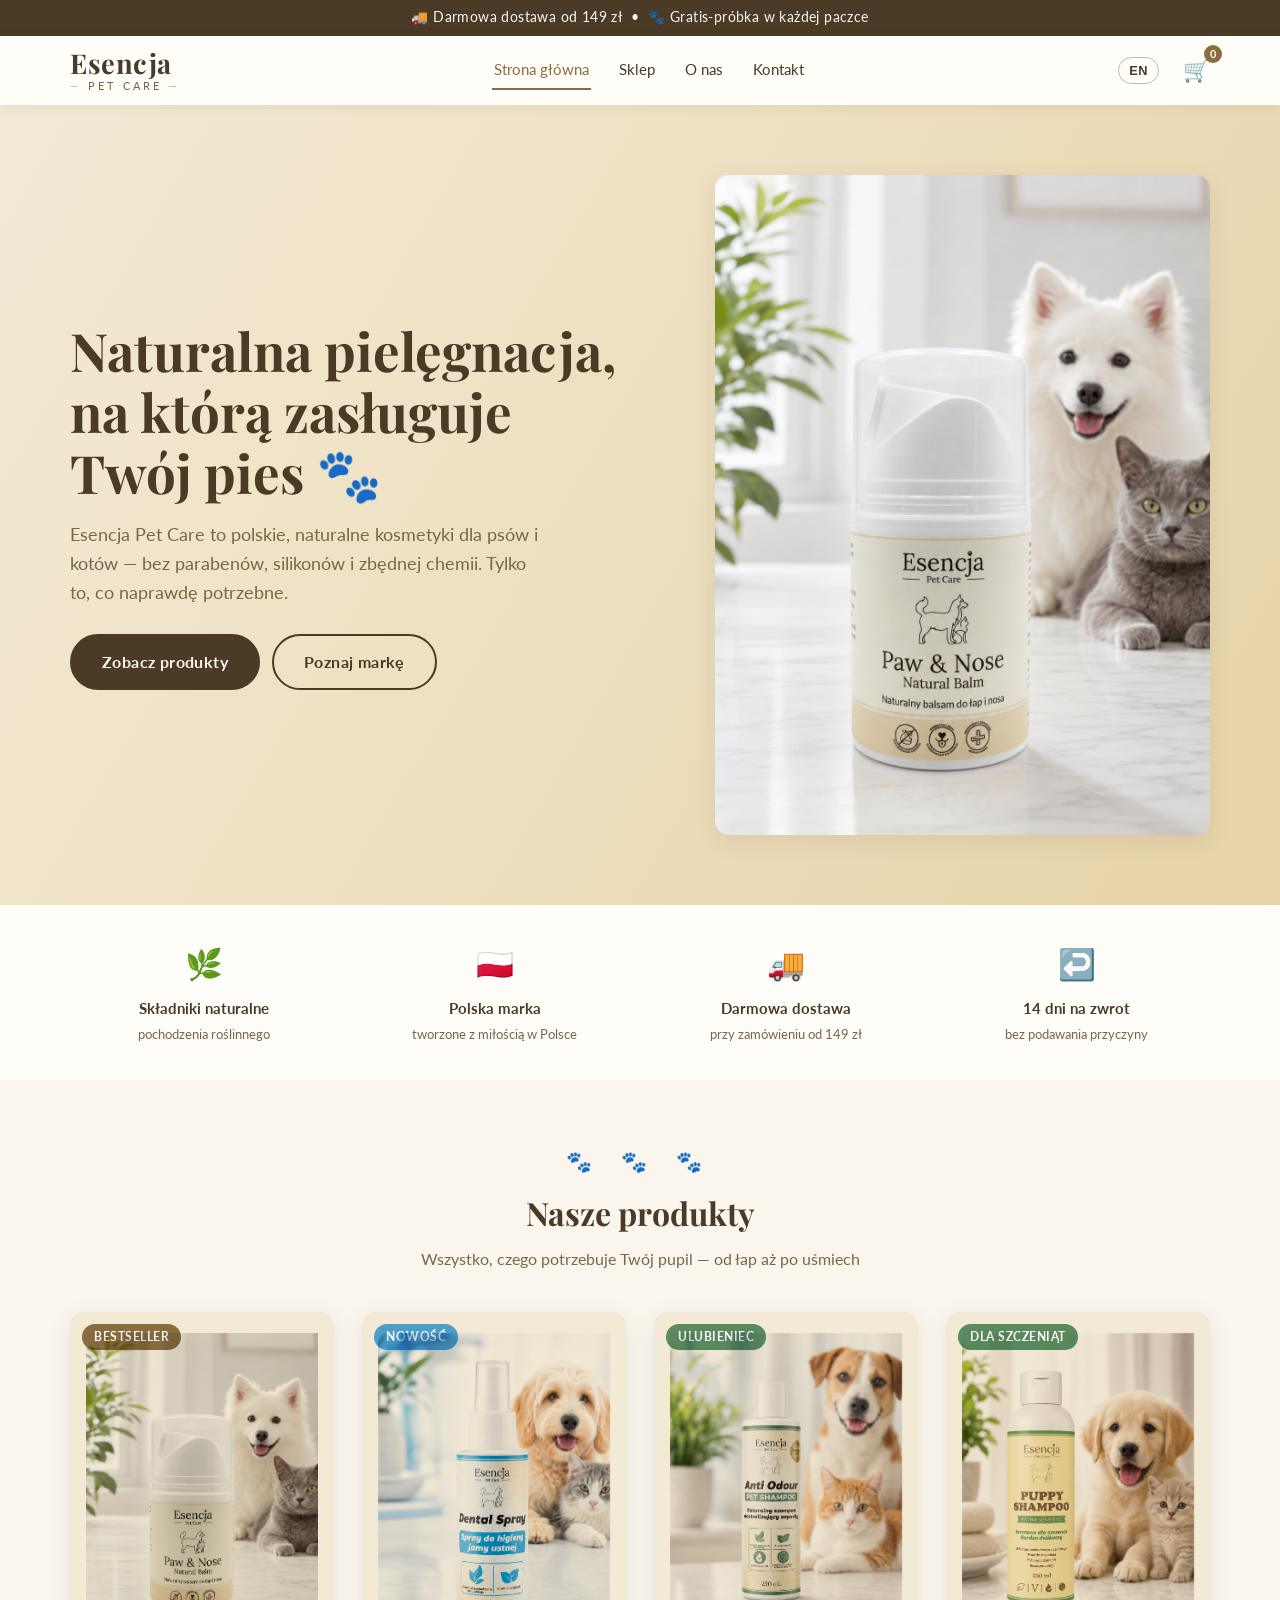
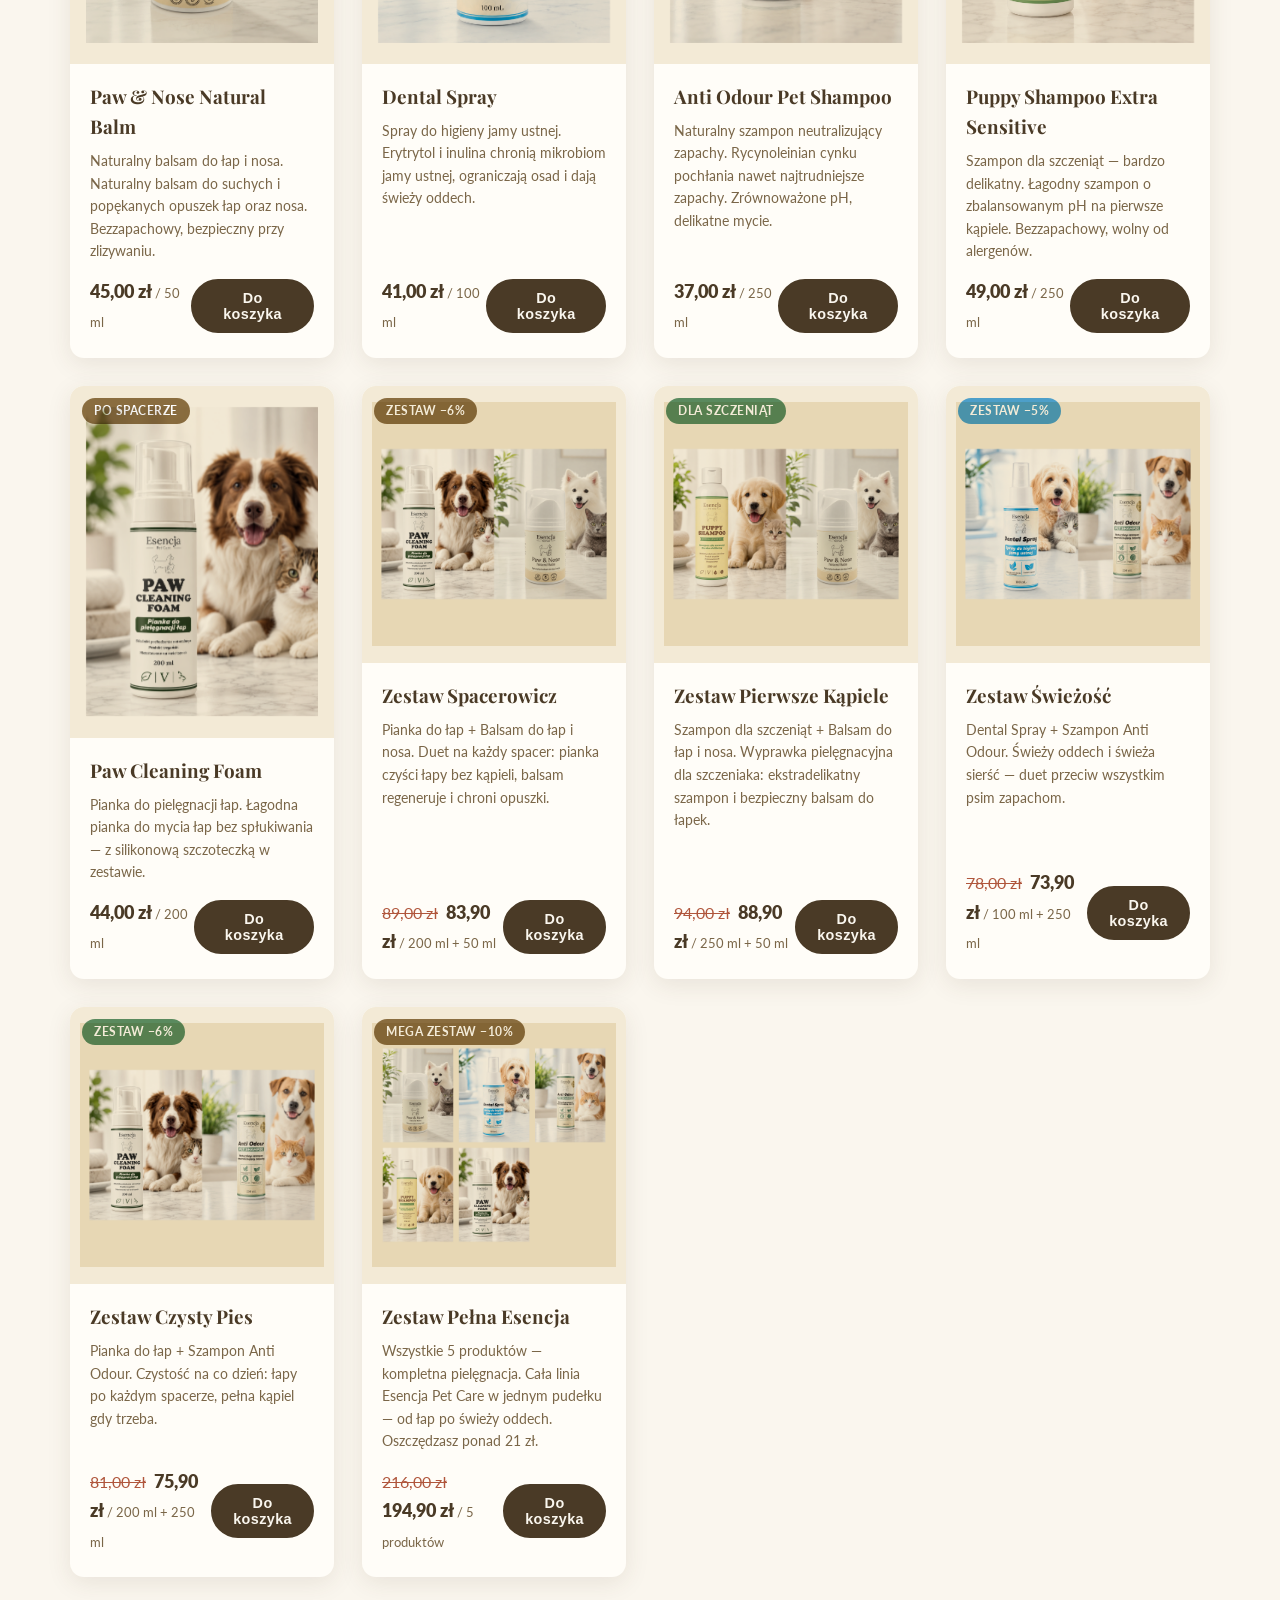
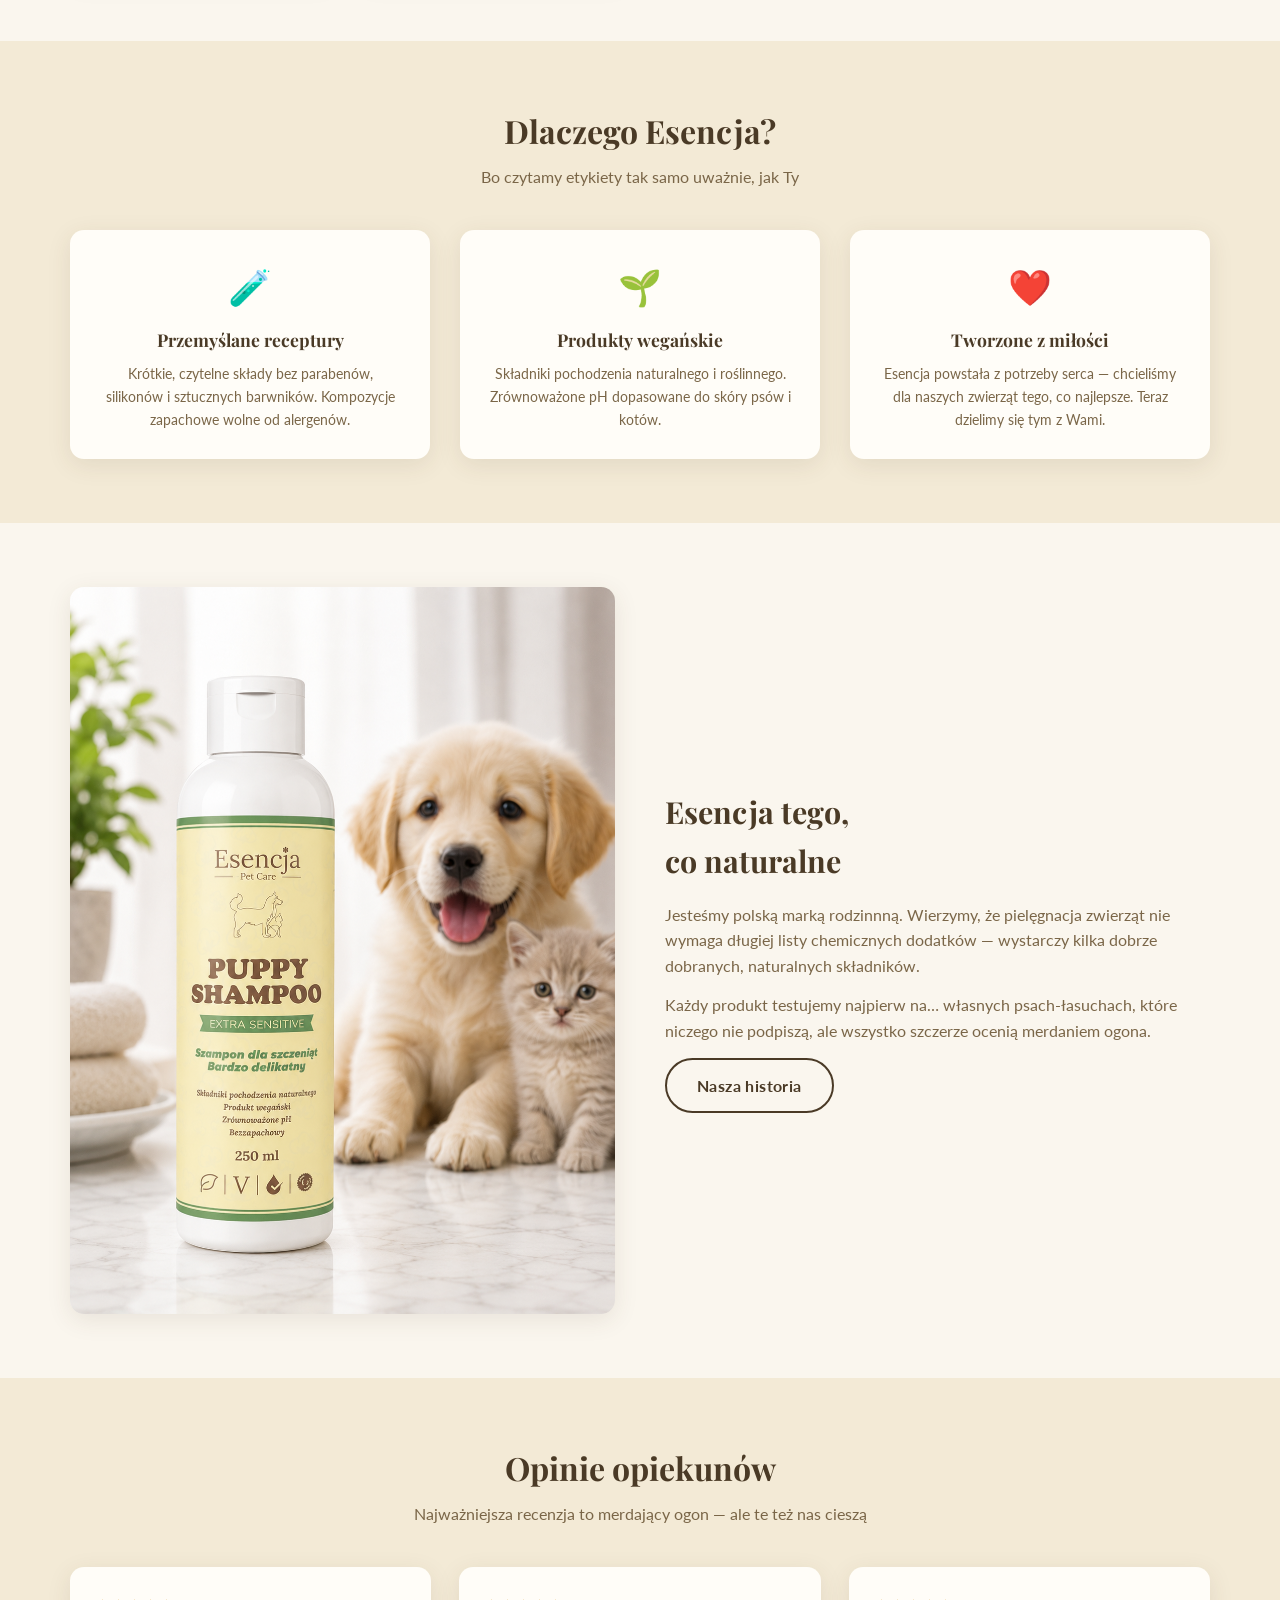
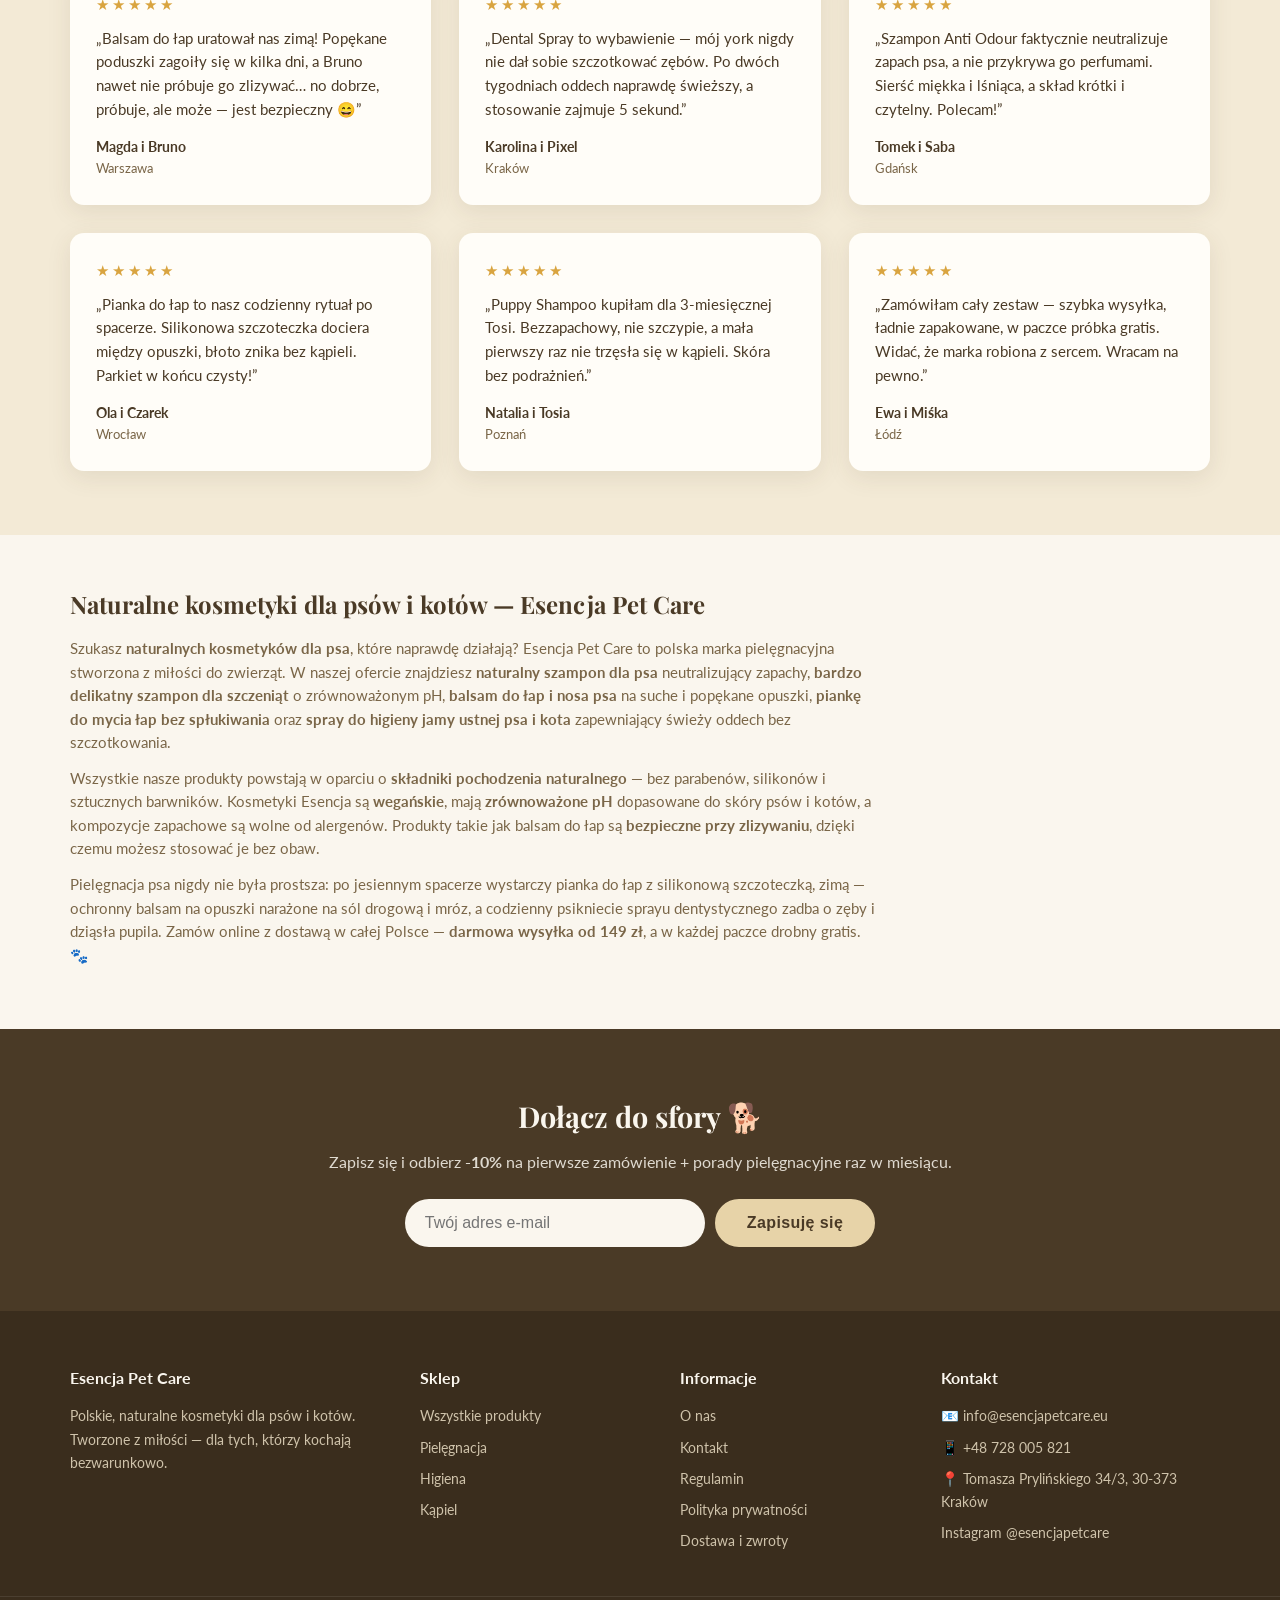
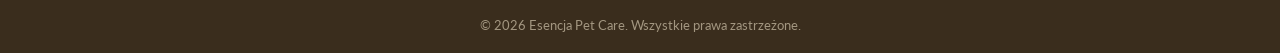
<file: index.html>
<!DOCTYPE html>
<html lang="pl">
<head>
<!-- DEPLOY-CHECK: GitHub Pages aktywne 2026-06-15 (v3 katalog) -->
<meta charset="UTF-8">
<meta name="viewport" content="width=device-width, initial-scale=1">
<meta name="google-site-verification" content="Dk_R7GEIMdOLpu7vlA1B4ItabWfff6BlCEo6sjmCXrc" />
<title>Esencja Pet Care — Naturalne kosmetyki dla psów i kotów</title>
<meta name="description" content="Polska marka naturalnych kosmetyków dla psów i kotów. Balsam do łap i nosa, spray dentystyczny, szampon neutralizujący zapachy. Składniki pochodzenia naturalnego.">
<meta name="robots" content="index, follow">
<link rel="canonical" href="https://www.esencjapetcare.eu/">
<meta property="og:type" content="website">
<meta property="og:locale" content="pl_PL">
<meta property="og:site_name" content="Esencja Pet Care">
<meta property="og:title" content="Esencja Pet Care — Naturalne kosmetyki dla psów i kotów">
<meta property="og:description" content="Polska marka naturalnych kosmetyków dla psów i kotów. Balsam do łap i nosa, spray dentystyczny, szampon neutralizujący zapachy.">
<meta property="og:url" content="https://www.esencjapetcare.eu/">
<meta property="og:image" content="https://www.esencjapetcare.eu/assets/img/hero.png">
<meta name="twitter:card" content="summary_large_image">
<link rel="preconnect" href="https://fonts.googleapis.com">
<link href="https://fonts.googleapis.com/css2?family=Playfair+Display:wght@600;700&family=Lato:wght@400;700;800&display=swap" rel="stylesheet">
<link rel="stylesheet" href="css/style.css">
</head>
<body>

<div class="topbar">🚚 Darmowa dostawa od 149 zł &nbsp;•&nbsp; 🐾 Gratis-próbka w każdej paczce</div>

<header class="site">
  <div class="nav">
    <a href="index.html" class="logo">
      <span class="name">Esencja</span>
      <span class="sub">Pet Care</span>
    </a>
    <nav class="menu">
      <a href="index.html" class="active">Strona główna</a>
      <a href="sklep.html">Sklep</a>
      <a href="o-nas.html">O nas</a>
      <a href="kontakt.html">Kontakt</a>
    </nav>
    <div class="nav-actions">
      <a href="koszyk.html" class="cart-btn" aria-label="Koszyk">🛒<span class="cart-count">0</span></a>
      <button class="burger" aria-label="Menu">☰</button>
    </div>
  </div>
</header>

<section class="hero" style="padding:0">
  <div class="hero-inner">
    <div>
      <h1>Naturalna pielęgnacja,<br>na którą zasługuje<br>Twój pies 🐾</h1>
      <p class="lead">Esencja Pet Care to polskie, naturalne kosmetyki dla psów i kotów — bez parabenów, silikonów i zbędnej chemii. Tylko to, co naprawdę potrzebne.</p>
      <a href="sklep.html" class="btn">Zobacz produkty</a>
      &nbsp;&nbsp;<a href="o-nas.html" class="btn ghost">Poznaj markę</a>
    </div>
    <img src="assets/img/hero.png" alt="Produkty Esencja Pet Care" class="hero-img"
         onerror="this.onerror=null;this.src='assets/img/hero.svg'">
  </div>
</section>

<div class="trust">
  <div class="trust-grid">
    <div class="trust-item"><div class="ico">🌿</div><b>Składniki naturalne</b><span>pochodzenia roślinnego</span></div>
    <div class="trust-item"><div class="ico">🇵🇱</div><b>Polska marka</b><span>tworzone z miłością w Polsce</span></div>
    <div class="trust-item"><div class="ico">🚚</div><b>Darmowa dostawa</b><span>przy zamówieniu od 149 zł</span></div>
    <div class="trust-item"><div class="ico">↩️</div><b>14 dni na zwrot</b><span>bez podawania przyczyny</span></div>
  </div>
</div>

<section>
  <div class="container">
    <div class="paw-divider">🐾 🐾 🐾</div>
    <h2 class="sec-title">Nasze produkty</h2>
    <p class="sec-sub">Wszystko, czego potrzebuje Twój pupil — od łap aż po uśmiech</p>
    <div class="grid" id="home-grid"></div>
  </div>
</section>

<section class="why">
  <div class="container">
    <h2 class="sec-title">Dlaczego Esencja?</h2>
    <p class="sec-sub">Bo czytamy etykiety tak samo uważnie, jak Ty</p>
    <div class="why-grid">
      <div class="why-item">
        <div class="ico">🧪</div>
        <h3>Przemyślane receptury</h3>
        <p>Krótkie, czytelne składy bez parabenów, silikonów i sztucznych barwników. Kompozycje zapachowe wolne od alergenów.</p>
      </div>
      <div class="why-item">
        <div class="ico">🌱</div>
        <h3>Produkty wegańskie</h3>
        <p>Składniki pochodzenia naturalnego i roślinnego. Zrównoważone pH dopasowane do skóry psów i kotów.</p>
      </div>
      <div class="why-item">
        <div class="ico">❤️</div>
        <h3>Tworzone z miłości</h3>
        <p>Esencja powstała z potrzeby serca — chcieliśmy dla naszych zwierząt tego, co najlepsze. Teraz dzielimy się tym z Wami.</p>
      </div>
    </div>
  </div>
</section>

<section>
  <div class="container about-grid">
    <img src="assets/img/about.png" alt="O marce Esencja Pet Care"
         onerror="this.onerror=null;this.src='assets/img/hero.svg'">
    <div>
      <h2>Esencja tego,<br>co naturalne</h2>
      <p>Jesteśmy polską marką rodzinnną. Wierzymy, że pielęgnacja zwierząt nie wymaga długiej listy chemicznych dodatków — wystarczy kilka dobrze dobranych, naturalnych składników.</p>
      <p>Każdy produkt testujemy najpierw na… własnych psach-łasuchach, które niczego nie podpiszą, ale wszystko szczerze ocenią merdaniem ogona.</p>
      <a href="o-nas.html" class="btn ghost">Nasza historia</a>
    </div>
  </div>
</section>

<section class="reviews">
  <div class="container">
    <h2 class="sec-title">Opinie opiekunów</h2>
    <p class="sec-sub">Najważniejsza recenzja to merdający ogon — ale te też nas cieszą</p>
    <div class="rev-grid">
      <div class="rev">
        <div class="stars">★★★★★</div>
        „Balsam do łap uratował nas zimą! Popękane poduszki zagoiły się w kilka dni, a Bruno nawet nie próbuje go zlizywać… no dobrze, próbuje, ale może — jest bezpieczny 😄”
        <div class="who">Magda i Bruno <span>Warszawa</span></div>
      </div>
      <div class="rev">
        <div class="stars">★★★★★</div>
        „Dental Spray to wybawienie — mój york nigdy nie dał sobie szczotkować zębów. Po dwóch tygodniach oddech naprawdę świeższy, a stosowanie zajmuje 5 sekund.”
        <div class="who">Karolina i Pixel <span>Kraków</span></div>
      </div>
      <div class="rev">
        <div class="stars">★★★★★</div>
        „Szampon Anti Odour faktycznie neutralizuje zapach psa, a nie przykrywa go perfumami. Sierść miękka i lśniąca, a skład krótki i czytelny. Polecam!”
        <div class="who">Tomek i Saba <span>Gdańsk</span></div>
      </div>
      <div class="rev">
        <div class="stars">★★★★★</div>
        „Pianka do łap to nasz codzienny rytuał po spacerze. Silikonowa szczoteczka dociera między opuszki, błoto znika bez kąpieli. Parkiet w końcu czysty!”
        <div class="who">Ola i Czarek <span>Wrocław</span></div>
      </div>
      <div class="rev">
        <div class="stars">★★★★★</div>
        „Puppy Shampoo kupiłam dla 3-miesięcznej Tosi. Bezzapachowy, nie szczypie, a mała pierwszy raz nie trzęsła się w kąpieli. Skóra bez podrażnień.”
        <div class="who">Natalia i Tosia <span>Poznań</span></div>
      </div>
      <div class="rev">
        <div class="stars">★★★★★</div>
        „Zamówiłam cały zestaw — szybka wysyłka, ładnie zapakowane, w paczce próbka gratis. Widać, że marka robiona z sercem. Wracam na pewno.”
        <div class="who">Ewa i Miśka <span>Łódź</span></div>
      </div>
    </div>
  </div>
</section>

<section class="seo-text">
  <div class="container">
    <h2 class="serif" style="font-size:1.5rem;margin-bottom:14px">Naturalne kosmetyki dla psów i kotów — Esencja Pet Care</h2>
    <p>Szukasz <b>naturalnych kosmetyków dla psa</b>, które naprawdę działają? Esencja Pet Care to polska marka pielęgnacyjna stworzona z miłości do zwierząt. W naszej ofercie znajdziesz <b>naturalny szampon dla psa</b> neutralizujący zapachy, <b>bardzo delikatny szampon dla szczeniąt</b> o zrównoważonym pH, <b>balsam do łap i nosa psa</b> na suche i popękane opuszki, <b>piankę do mycia łap bez spłukiwania</b> oraz <b>spray do higieny jamy ustnej psa i kota</b> zapewniający świeży oddech bez szczotkowania.</p>
    <p>Wszystkie nasze produkty powstają w oparciu o <b>składniki pochodzenia naturalnego</b> — bez parabenów, silikonów i sztucznych barwników. Kosmetyki Esencja są <b>wegańskie</b>, mają <b>zrównoważone pH</b> dopasowane do skóry psów i kotów, a kompozycje zapachowe są wolne od alergenów. Produkty takie jak balsam do łap są <b>bezpieczne przy zlizywaniu</b>, dzięki czemu możesz stosować je bez obaw.</p>
    <p>Pielęgnacja psa nigdy nie była prostsza: po jesiennym spacerze wystarczy pianka do łap z silikonową szczoteczką, zimą — ochronny balsam na opuszki narażone na sól drogową i mróz, a codzienny psikniecie sprayu dentystycznego zadba o zęby i dziąsła pupila. Zamów online z dostawą w całej Polsce — <b>darmowa wysyłka od 149 zł</b>, a w każdej paczce drobny gratis. 🐾</p>
  </div>
</section>

<section class="newsletter">
  <div class="container">
    <h2>Dołącz do sfory 🐕</h2>
    <p>Zapisz się i odbierz <b>-10%</b> na pierwsze zamówienie + porady pielęgnacyjne raz w miesiącu.</p>
    <form class="nl-form" id="nl-form">
      <input type="email" name="email" placeholder="Twój adres e-mail" required>
      <button class="btn" type="submit">Zapisuję się</button>
    </form>
  </div>
</section>

<footer>
  <div class="foot-grid">
    <div>
      <h4>Esencja Pet Care</h4>
      <p>Polskie, naturalne kosmetyki dla psów i kotów. Tworzone z miłości — dla tych, którzy kochają bezwarunkowo.</p>
    </div>
    <div>
      <h4>Sklep</h4>
      <ul>
        <li><a href="sklep.html">Wszystkie produkty</a></li>
        <li><a href="sklep.html#pielegnacja">Pielęgnacja</a></li>
        <li><a href="sklep.html#higiena">Higiena</a></li>
        <li><a href="sklep.html#kapiel">Kąpiel</a></li>
      </ul>
    </div>
    <div>
      <h4>Informacje</h4>
      <ul>
        <li><a href="o-nas.html">O nas</a></li>
        <li><a href="kontakt.html">Kontakt</a></li>
        <li><a href="regulamin.html">Regulamin</a></li>
        <li><a href="polityka-prywatnosci.html">Polityka prywatności</a></li>
        <li><a href="regulamin.html#dostawa">Dostawa i zwroty</a></li>
      </ul>
    </div>
    <div>
      <h4>Kontakt</h4>
      <ul>
        <li>📧 info@esencjapetcare.eu</li>
        <li>📱 +48 728 005 821</li>
        <li>📍 Tomasza Prylińskiego 34/3, 30-373 Kraków</li>
        <li><a href="https://www.instagram.com/esencjapetcare" target="_blank" rel="noopener">Instagram @esencjapetcare</a></li>
      </ul>
    </div>
  </div>
  <div class="foot-bottom">© 2026 Esencja Pet Care. Wszystkie prawa zastrzeżone.</div>
</footer>

<script src="js/products.js"></script>
<script src="js/app.js"></script>
<script>renderGrid("home-grid", PRODUCTS);</script>
<script>
document.getElementById("nl-form").addEventListener("submit", async (e)=>{
  e.preventDefault();
  const form=e.target; if(!form.reportValidity()) return;
  const email=(form.querySelector('input[type=email]').value||'').trim();
  try{
    const res=await fetch("https://formsubmit.co/ajax/agathamwangemi06@gmail.com",{method:"POST",headers:{"Content-Type":"application/json","Accept":"application/json"},body:JSON.stringify({_subject:"Nowy zapis do newslettera — Esencja Pet Care",_template:"table",_captcha:"false","Newsletter":email,email:email})});
    const out=await res.json();
    if(!res.ok || !(out.success===true||out.success==="true")) throw new Error("x");
    form.reset(); toast(T("Dziękujemy za zapis! 🐾","Thanks for subscribing! 🐾"));
  }catch(err){ toast(T("Nie udało się zapisać 😿","Could not subscribe 😿")); }
});
</script>
</body>
</html>
</file>
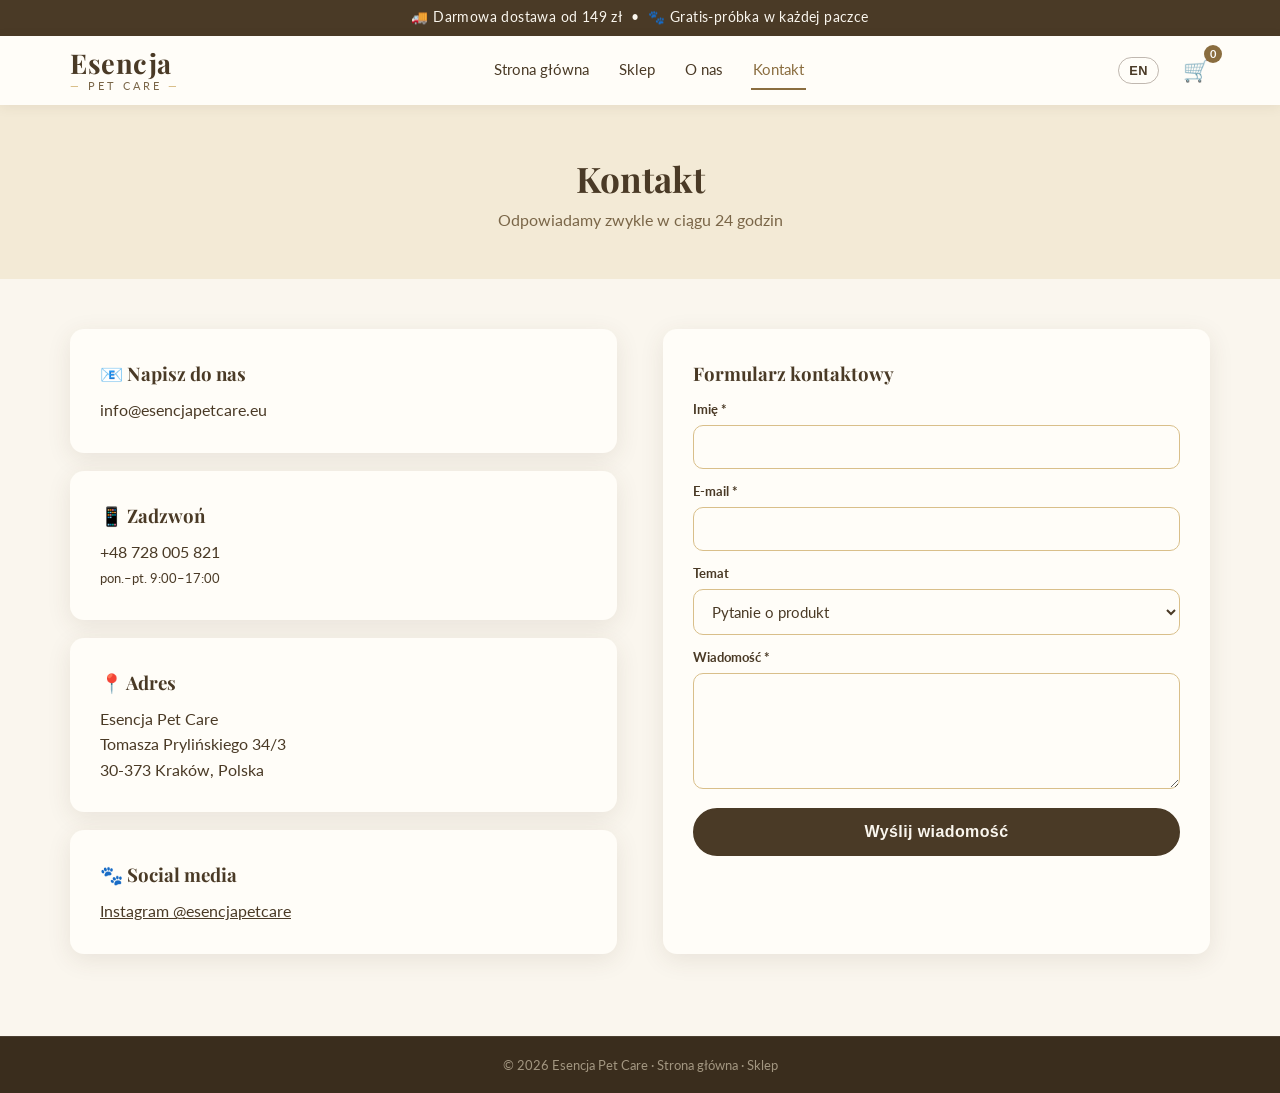
<file: kontakt.html>
<!DOCTYPE html>
<html lang="pl">
<head>
<meta charset="UTF-8">
<meta name="viewport" content="width=device-width, initial-scale=1">
<title>Kontakt — Esencja Pet Care</title>
<link href="https://fonts.googleapis.com/css2?family=Playfair+Display:wght@600;700&family=Lato:wght@400;700;800&display=swap" rel="stylesheet">
<link rel="stylesheet" href="css/style.css">
</head>
<body>

<div class="topbar">🚚 Darmowa dostawa od 149 zł &nbsp;•&nbsp; 🐾 Gratis-próbka w każdej paczce</div>

<header class="site">
  <div class="nav">
    <a href="index.html" class="logo">
      <span class="name">Esencja</span>
      <span class="sub">Pet Care</span>
    </a>
    <nav class="menu">
      <a href="index.html">Strona główna</a>
      <a href="sklep.html">Sklep</a>
      <a href="o-nas.html">O nas</a>
      <a href="kontakt.html" class="active">Kontakt</a>
    </nav>
    <div class="nav-actions">
      <a href="koszyk.html" class="cart-btn" aria-label="Koszyk">🛒<span class="cart-count">0</span></a>
      <button class="burger" aria-label="Menu">☰</button>
    </div>
  </div>
</header>

<div class="page-head">
  <h1>Kontakt</h1>
  <p>Odpowiadamy zwykle w ciągu 24 godzin</p>
</div>

<section style="padding-top:0">
  <div class="container contact-grid">
    <div>
      <div class="contact-card">
        <h3 class="serif">📧 Napisz do nas</h3>
        <p>info@esencjapetcare.eu</p>
      </div>
      <div class="contact-card">
        <h3 class="serif">📱 Zadzwoń</h3>
        <p>+48 728 005 821<br><small>pon.–pt. 9:00–17:00</small></p>
      </div>
      <div class="contact-card">
        <h3 class="serif">📍 Adres</h3>
        <p>Esencja Pet Care<br>Tomasza Prylińskiego 34/3<br>30-373 Kraków, Polska</p>
      </div>
      <div class="contact-card">
        <h3 class="serif">🐾 Social media</h3>
        <p><a href="https://www.instagram.com/esencjapetcare" target="_blank" rel="noopener" style="text-decoration:underline">Instagram @esencjapetcare</a></p>
      </div>
    </div>
    <div class="contact-card">
      <h3 class="serif">Formularz kontaktowy</h3>
      <form id="contact-form" style="display:flex;flex-direction:column;gap:12px;margin-top:10px">
        <div><label class="fl">Imię *</label><input class="fi" required name="Imię"></div>
        <div><label class="fl">E-mail *</label><input class="fi" type="email" required name="email"></div>
        <div><label class="fl">Temat</label>
          <select class="fi" name="Temat">
            <option>Pytanie o produkt</option>
            <option>Zamówienie i dostawa</option>
            <option>Zwrot / reklamacja</option>
            <option>Współpraca</option>
            <option>Inne</option>
          </select>
        </div>
        <div><label class="fl">Wiadomość *</label><textarea class="fi" rows="5" required name="Wiadomość"></textarea></div>
        <button class="btn" type="submit" id="contact-btn">Wyślij wiadomość</button>
      </form>
    </div>
  </div>
</section>

<footer>
  <div class="foot-bottom">© 2026 Esencja Pet Care · <a href="index.html">Strona główna</a> · <a href="sklep.html">Sklep</a></div>
</footer>

<script src="js/products.js"></script>
<script src="js/app.js"></script>
<script>
document.getElementById("contact-form").addEventListener("submit", async (e)=>{
  e.preventDefault();
  const form = e.target;
  if(!form.reportValidity()) return;
  const data = Object.fromEntries(new FormData(form).entries());
  const btn = document.getElementById("contact-btn");
  btn.disabled = true; btn.textContent = "Wysyłanie…";
  try{
    const res = await fetch("https://formsubmit.co/ajax/agathamwangemi06@gmail.com", {
      method: "POST",
      headers: {"Content-Type":"application/json", "Accept":"application/json"},
      body: JSON.stringify({
        _subject: "Nowa wiadomość z formularza kontaktowego — Esencja Pet Care",
        _template: "table",
        _captcha: "false",
        ...data
      })
    });
    const out = await res.json();
    if(!res.ok || !(out.success === true || out.success === "true")) throw new Error("send failed");
    form.reset();
    btn.disabled = false; btn.textContent = "Wyślij wiadomość";
    toast("Wiadomość wysłana! Odpowiemy wkrótce 🐾");
  }catch(err){
    btn.disabled = false; btn.textContent = "Wyślij wiadomość";
    toast("Nie udało się wysłać 😿 Napisz: info@esencjapetcare.eu");
  }
});
</script>
</body>
</html>
</file>
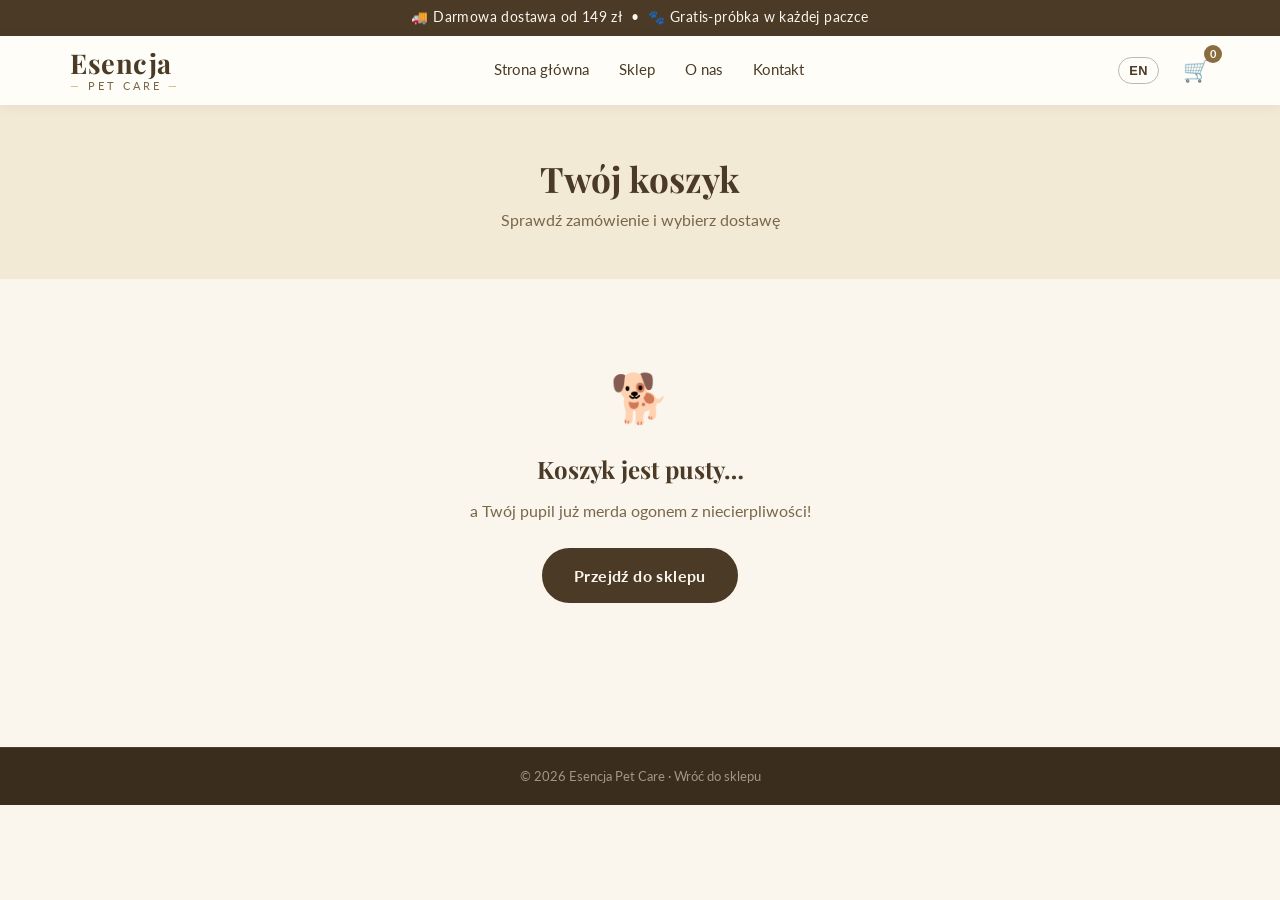
<file: koszyk.html>
<!DOCTYPE html>
<html lang="pl">
<head>
<meta charset="UTF-8">
<meta name="viewport" content="width=device-width, initial-scale=1">
<title>Koszyk — Esencja Pet Care</title>
<link href="https://fonts.googleapis.com/css2?family=Playfair+Display:wght@600;700&family=Lato:wght@400;700;800&display=swap" rel="stylesheet">
<link rel="stylesheet" href="css/style.css">
</head>
<body>

<div class="topbar">🚚 Darmowa dostawa od 149 zł &nbsp;•&nbsp; 🐾 Gratis-próbka w każdej paczce</div>

<header class="site">
  <div class="nav">
    <a href="index.html" class="logo">
      <span class="name">Esencja</span>
      <span class="sub">Pet Care</span>
    </a>
    <nav class="menu">
      <a href="index.html">Strona główna</a>
      <a href="sklep.html">Sklep</a>
      <a href="o-nas.html">O nas</a>
      <a href="kontakt.html">Kontakt</a>
    </nav>
    <div class="nav-actions">
      <a href="koszyk.html" class="cart-btn active" aria-label="Koszyk">🛒<span class="cart-count">0</span></a>
      <button class="burger" aria-label="Menu">☰</button>
    </div>
  </div>
</header>

<div class="page-head">
  <h1>Twój koszyk</h1>
  <p>Sprawdź zamówienie i wybierz dostawę</p>
</div>

<section style="padding-top:0">
  <div class="container" id="cart-root"></div>
</section>

<footer>
  <div class="foot-bottom">© 2026 Esencja Pet Care · <a href="sklep.html">Wróć do sklepu</a></div>
</footer>

<script src="js/products.js"></script>
<script src="js/app.js"></script>
<script>
function renderCart(){
  const root = document.getElementById("cart-root");
  const cart = getCart();
  const entries = Object.entries(cart);

  if(entries.length === 0){
    root.innerHTML = `
      <div class="empty-cart">
        <div class="ico">🐕</div>
        <h2 class="serif">Koszyk jest pusty…</h2>
        <p style="margin:10px 0 24px;color:var(--brown-soft)">a Twój pupil już merda ogonem z niecierpliwości!</p>
        <a href="sklep.html" class="btn">Przejdź do sklepu</a>
      </div>`;
    return;
  }

  const itemsHtml = entries.map(([id,qty])=>{
    const p = PRODUCTS.find(p=>p.id===id);
    if(!p) return "";
    return `
    <div class="cart-item">
      <a class="thumb" href="produkt.html?id=${p.id}">
        <img src="${p.img}" alt="${p.name}" onerror="this.onerror=null;this.src='assets/img/placeholder.svg'">
      </a>
      <div>
        <h4>${p.name}</h4>
        <div class="unit">${p.namePl} · ${p.volume} · ${money(p.price)}/szt.</div>
        <button class="remove" onclick="removeFromCart('${p.id}');renderCart()">Usuń</button>
      </div>
      <div class="line-right">
        <div class="qty">
          <button onclick="setQty('${p.id}',${qty-1});renderCart()">−</button>
          <input value="${qty}" readonly>
          <button onclick="setQty('${p.id}',${qty+1});renderCart()">+</button>
        </div>
        <b>${money(p.price*qty)}</b>
      </div>
    </div>`;
  }).join("");

  const subtotal = cartTotal();
  const freeShip = subtotal >= FREE_SHIPPING_FROM;
  const shipping = freeShip ? 0 : SHIPPING_COST;
  const missing = FREE_SHIPPING_FROM - subtotal;

  root.innerHTML = `
  <div class="cart-layout">
    <div>
      <div class="cart-items">${itemsHtml}</div>

      <div class="checkout-box">
        <h3 class="serif">Dane do wysyłki</h3>
        <form id="order-form" class="form-grid">
          <div><label class="fl">Imię i nazwisko *</label><input class="fi" required name="name"></div>
          <div><label class="fl">E-mail *</label><input class="fi" type="email" required name="email"></div>
          <div><label class="fl">Telefon *</label><input class="fi" type="tel" required name="phone"></div>
          <div><label class="fl">Kod pocztowy *</label><input class="fi" required name="zip" placeholder="00-000"></div>
          <div class="full"><label class="fl">Ulica i numer *</label><input class="fi" required name="street"></div>
          <div class="full"><label class="fl">Miasto *</label><input class="fi" required name="city"></div>

          <div class="full">
            <label class="fl">Dostawa</label>
            <fieldset class="opts">
              <label><input type="radio" name="ship" value="inpost" checked> 📦 Paczkomat InPost — ${freeShip ? "0,00 zł" : money(SHIPPING_COST)}</label>
              <label><input type="radio" name="ship" value="kurier"> 🚚 Kurier DPD — ${freeShip ? "0,00 zł" : money(SHIPPING_COST)}</label>
            </fieldset>
          </div>
          <div class="full">
            <label class="fl">Płatność</label>
            <fieldset class="opts">
              <label><input type="radio" name="pay" value="blik" checked> 📱 BLIK</label>
              <label><input type="radio" name="pay" value="przelewy24"> 💳 Przelewy24 / karta</label>
              <label><input type="radio" name="pay" value="pobranie"> 💵 Za pobraniem (+5 zł)</label>
            </fieldset>
          </div>
          <div class="full"><label class="fl">Uwagi do zamówienia</label><textarea class="fi" rows="2" name="notes"></textarea></div>
        </form>
      </div>
    </div>

    <div class="summary">
      <h3 class="serif">Podsumowanie</h3>
      <div class="sum-row"><span>Wartość produktów</span><b>${money(subtotal)}</b></div>
      <div class="sum-row"><span>Dostawa</span><b>${freeShip ? "Gratis 🎉" : money(shipping)}</b></div>
      ${freeShip ? "" : `<div class="free-ship-note">Dodaj produkty za ${money(missing)}, aby zyskać darmową dostawę!</div>`}
      <div class="sum-row total"><span>Razem</span><span>${money(subtotal+shipping)}</span></div>
      <button class="btn wide" id="order-btn" style="margin-top:18px" onclick="placeOrder()">Zamawiam i płacę</button>
      <p style="font-size:.75rem;color:var(--brown-soft);margin-top:12px">Składając zamówienie akceptujesz regulamin sklepu. (Wersja demo — płatność nie jest jeszcze podłączona.)</p>
    </div>
  </div>`;
}

async function placeOrder(){
  const form = document.getElementById("order-form");
  if(!form.reportValidity()) return;
  const data = Object.fromEntries(new FormData(form).entries());
  const cart = getCart();
  const items = Object.entries(cart).map(([id,qty])=>{
    const p = PRODUCTS.find(p=>p.id===id);
    return p ? {name:p.name+" ("+p.volume+")", qty:qty, price:p.price, sum:+(p.price*qty).toFixed(2)} : null;
  }).filter(Boolean);
  const subtotal = cartTotal();
  const shipping = subtotal >= FREE_SHIPPING_FROM ? 0 : SHIPPING_COST;
  const nr = "EPC-" + Math.floor(10000 + Math.random()*89999);
  const shipLabel = {inpost:"Paczkomat InPost", kurier:"Kurier DPD"}[data.ship] || data.ship;
  const payLabel  = {blik:"BLIK", przelewy24:"Przelewy24 / karta", pobranie:"Za pobraniem"}[data.pay] || data.pay;
  const itemsText = items.map(it => `• ${it.name} — ${it.qty} szt. × ${money(it.price)} = ${money(it.sum)}`).join("\n");
  const total = +(subtotal+shipping).toFixed(2);
  const payload = {
    _subject: `Nowe zamówienie ${nr} — ${money(total)}`,
    _template: "table",
    _captcha: "false",
    _autoresponse: `Dziękujemy za zamówienie ${nr} w Esencja Pet Care! 🐾 Skontaktujemy się z Tobą w sprawie płatności i wysyłki. Esencja Pet Care · info@esencjapetcare.eu`,
    "Numer zamówienia": nr,
    name: data.name,
    email: data.email,
    "Telefon": data.phone,
    "Adres": `${data.street}, ${data.zip} ${data.city}`,
    "Dostawa": shipLabel,
    "Płatność": payLabel,
    "Produkty": itemsText,
    "Wartość produktów": money(subtotal),
    "Koszt dostawy": money(shipping),
    "RAZEM": money(total),
    "Uwagi": data.notes || "—"
  };
  const btn = document.getElementById("order-btn");
  btn.disabled = true; btn.textContent = "Wysyłanie zamówienia…";
  try{
    const res = await fetch("https://formsubmit.co/ajax/agathamwangemi06@gmail.com", {
      method: "POST",
      headers: {"Content-Type":"application/json", "Accept":"application/json"},
      body: JSON.stringify(payload)
    });
    const out = await res.json();
    if(!res.ok || !(out.success === true || out.success === "true")) throw new Error("send failed");
    clearCart();
    const root = document.getElementById("cart-root");
    root.innerHTML = `
      <div class="order-ok">
        <div class="ico">🎉🐾</div>
        <h2 class="serif">Dziękujemy za zamówienie!</h2>
        <p>Numer zamówienia: <b>${nr}</b></p>
        <p style="color:var(--brown-soft);margin:10px 0 24px">Potwierdzenie wysłaliśmy na Twój e-mail. Skontaktujemy się w sprawie płatności i wysyłki!</p>
        <a href="sklep.html" class="btn">Wróć do sklepu</a>
      </div>`;
    window.scrollTo({top:0,behavior:"smooth"});
  }catch(e){
    btn.disabled = false; btn.textContent = "Zamawiam i płacę";
    toast("Nie udało się wysłać 😿 Napisz: info@esencjapetcare.eu");
  }
}

renderCart();
</script>
</body>
</html>
</file>
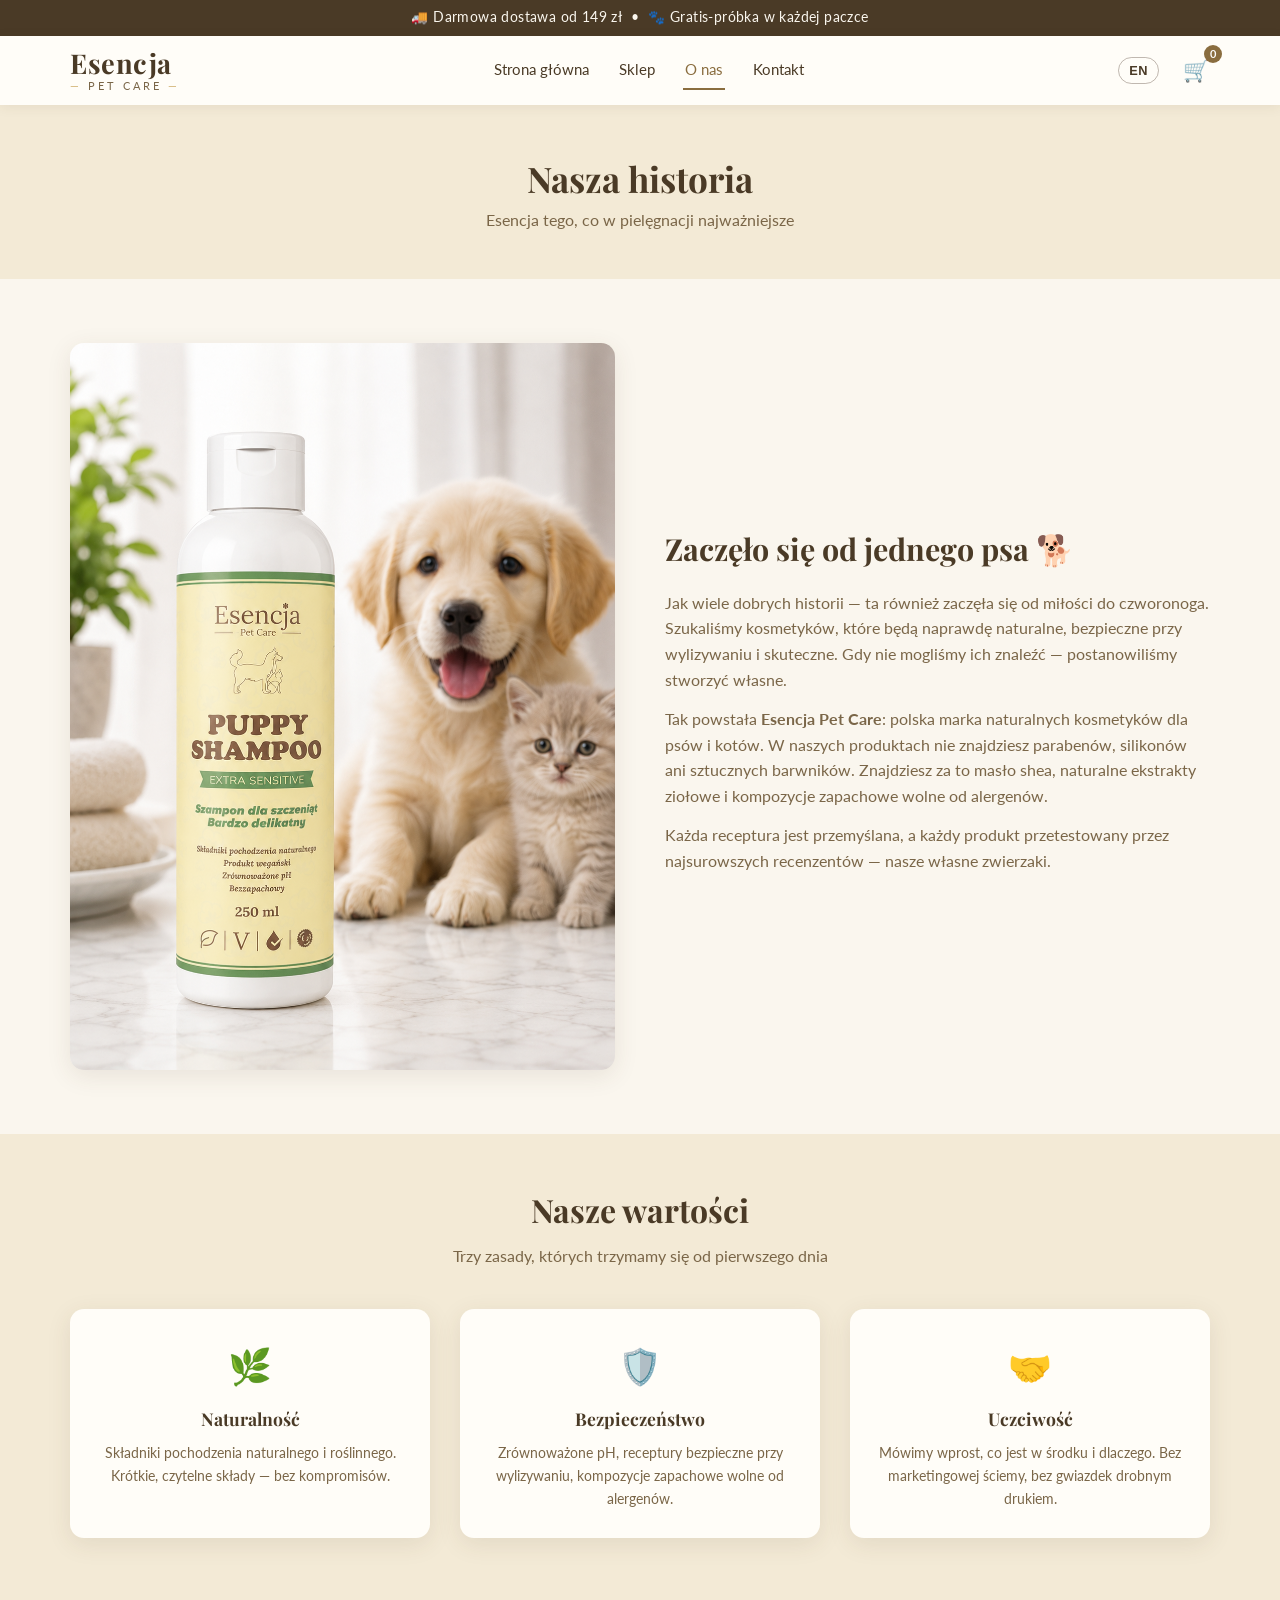
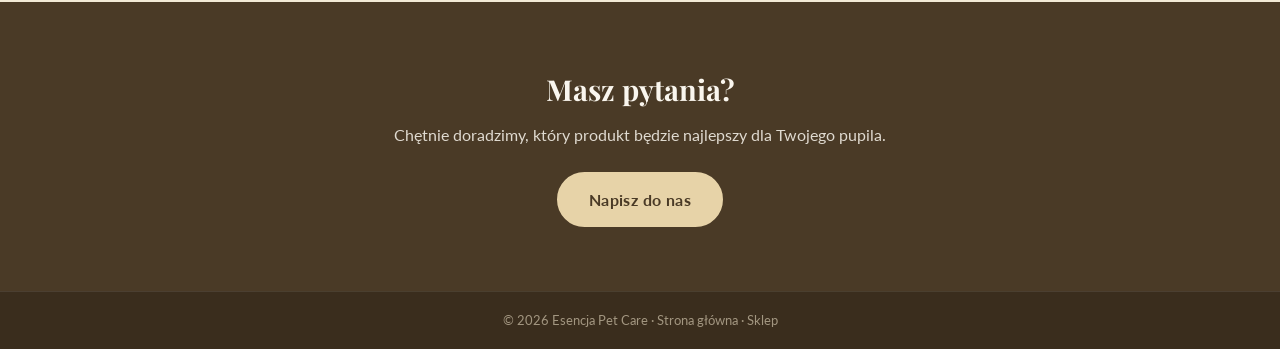
<file: o-nas.html>
<!DOCTYPE html>
<html lang="pl">
<head>
<meta charset="UTF-8">
<meta name="viewport" content="width=device-width, initial-scale=1">
<title>O nas — Esencja Pet Care</title>
<link href="https://fonts.googleapis.com/css2?family=Playfair+Display:wght@600;700&family=Lato:wght@400;700;800&display=swap" rel="stylesheet">
<link rel="stylesheet" href="css/style.css">
</head>
<body>

<div class="topbar">🚚 Darmowa dostawa od 149 zł &nbsp;•&nbsp; 🐾 Gratis-próbka w każdej paczce</div>

<header class="site">
  <div class="nav">
    <a href="index.html" class="logo">
      <span class="name">Esencja</span>
      <span class="sub">Pet Care</span>
    </a>
    <nav class="menu">
      <a href="index.html">Strona główna</a>
      <a href="sklep.html">Sklep</a>
      <a href="o-nas.html" class="active">O nas</a>
      <a href="kontakt.html">Kontakt</a>
    </nav>
    <div class="nav-actions">
      <a href="koszyk.html" class="cart-btn" aria-label="Koszyk">🛒<span class="cart-count">0</span></a>
      <button class="burger" aria-label="Menu">☰</button>
    </div>
  </div>
</header>

<div class="page-head">
  <h1>Nasza historia</h1>
  <p>Esencja tego, co w pielęgnacji najważniejsze</p>
</div>

<section>
  <div class="container about-grid">
    <img src="assets/img/about.png" alt="Esencja Pet Care — o nas"
         onerror="this.onerror=null;this.src='assets/img/hero.svg'">
    <div>
      <h2>Zaczęło się od jednego psa 🐕</h2>
      <p>Jak wiele dobrych historii — ta również zaczęła się od miłości do czworonoga. Szukaliśmy kosmetyków, które będą naprawdę naturalne, bezpieczne przy wylizywaniu i skuteczne. Gdy nie mogliśmy ich znaleźć — postanowiliśmy stworzyć własne.</p>
      <p>Tak powstała <b>Esencja Pet Care</b>: polska marka naturalnych kosmetyków dla psów i kotów. W naszych produktach nie znajdziesz parabenów, silikonów ani sztucznych barwników. Znajdziesz za to masło shea, naturalne ekstrakty ziołowe i kompozycje zapachowe wolne od alergenów.</p>
      <p>Każda receptura jest przemyślana, a każdy produkt przetestowany przez najsurowszych recenzentów — nasze własne zwierzaki.</p>
    </div>
  </div>
</section>

<section class="why" style="padding-top:50px">
  <div class="container">
    <h2 class="sec-title">Nasze wartości</h2>
    <p class="sec-sub">Trzy zasady, których trzymamy się od pierwszego dnia</p>
    <div class="why-grid">
      <div class="why-item"><div class="ico">🌿</div><h3>Naturalność</h3><p>Składniki pochodzenia naturalnego i roślinnego. Krótkie, czytelne składy — bez kompromisów.</p></div>
      <div class="why-item"><div class="ico">🛡️</div><h3>Bezpieczeństwo</h3><p>Zrównoważone pH, receptury bezpieczne przy wylizywaniu, kompozycje zapachowe wolne od alergenów.</p></div>
      <div class="why-item"><div class="ico">🤝</div><h3>Uczciwość</h3><p>Mówimy wprost, co jest w środku i dlaczego. Bez marketingowej ściemy, bez gwiazdek drobnym drukiem.</p></div>
    </div>
  </div>
</section>

<section class="newsletter">
  <div class="container">
    <h2>Masz pytania?</h2>
    <p>Chętnie doradzimy, który produkt będzie najlepszy dla Twojego pupila.</p>
    <a href="kontakt.html" class="btn" style="background:var(--sand);border-color:var(--sand);color:var(--brown)">Napisz do nas</a>
  </div>
</section>

<footer>
  <div class="foot-bottom">© 2026 Esencja Pet Care · <a href="index.html">Strona główna</a> · <a href="sklep.html">Sklep</a></div>
</footer>

<script src="js/products.js"></script>
<script src="js/app.js"></script>
</body>
</html>
</file>
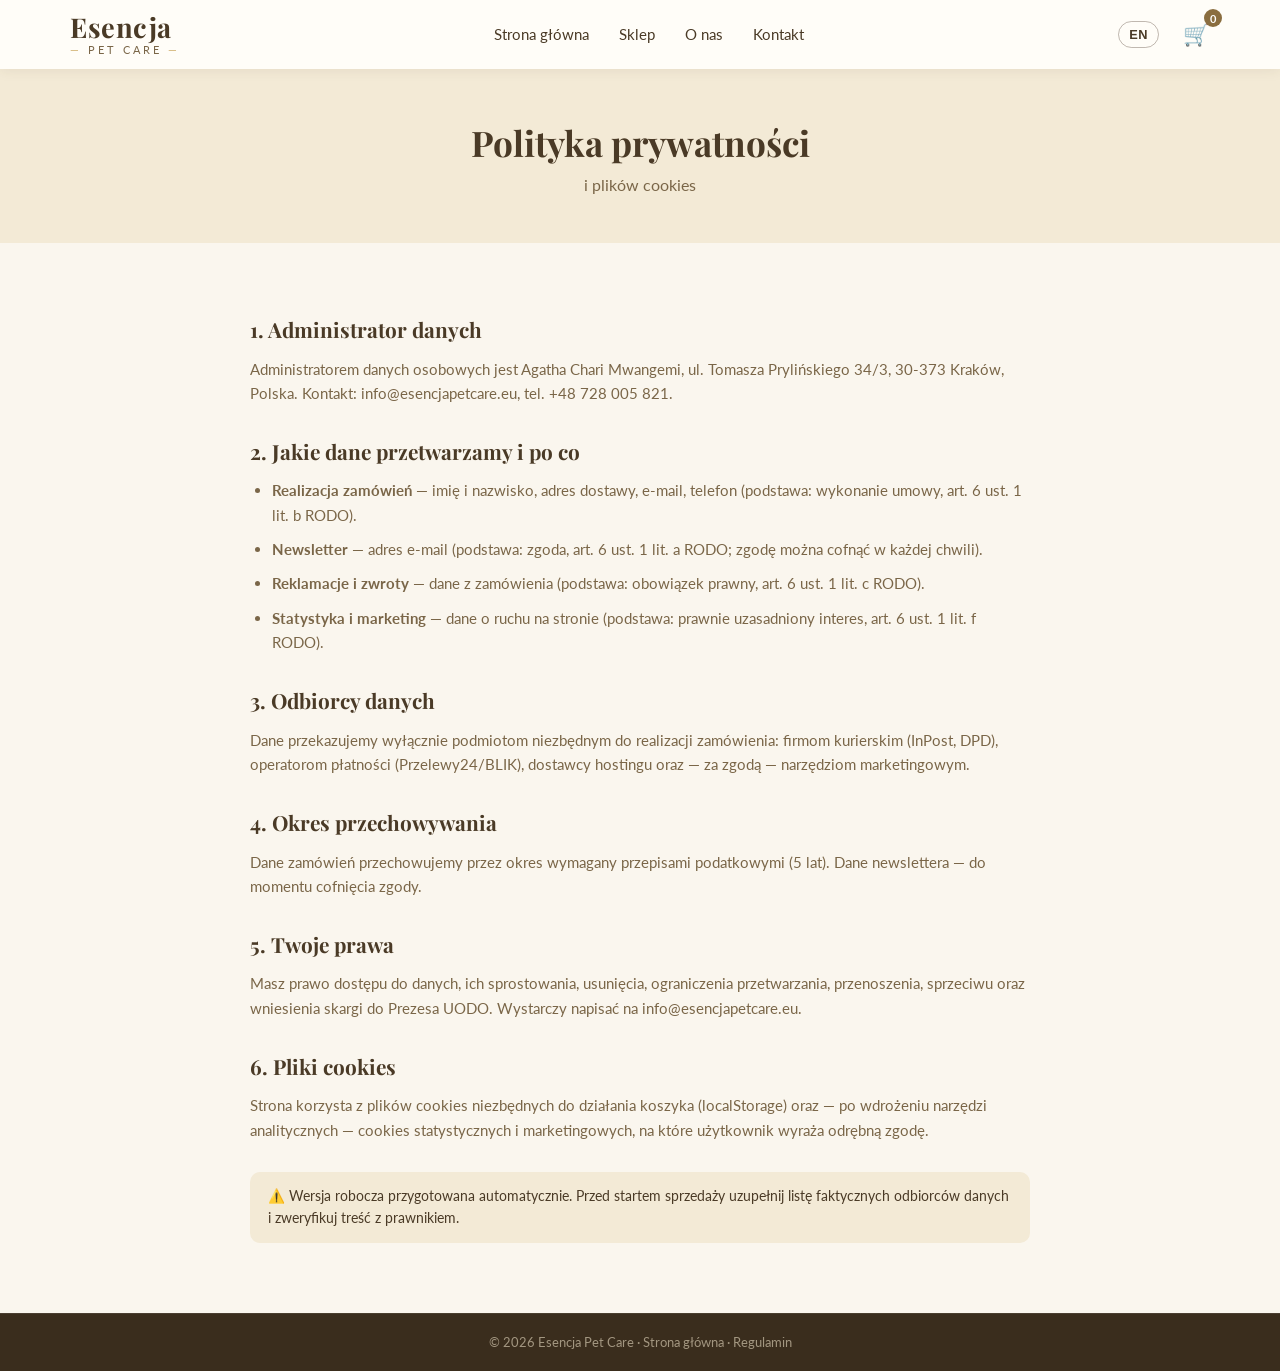
<file: polityka-prywatnosci.html>
<!DOCTYPE html>
<html lang="pl">
<head>
<meta charset="UTF-8">
<meta name="viewport" content="width=device-width, initial-scale=1">
<title>Polityka prywatności — Esencja Pet Care</title>
<meta name="robots" content="noindex,follow">
<link href="https://fonts.googleapis.com/css2?family=Playfair+Display:wght@600;700&family=Lato:wght@400;700;800&display=swap" rel="stylesheet">
<link rel="stylesheet" href="css/style.css">
</head>
<body>

<header class="site">
  <div class="nav">
    <a href="index.html" class="logo">
      <span class="name">Esencja</span>
      <span class="sub">Pet Care</span>
    </a>
    <nav class="menu">
      <a href="index.html">Strona główna</a>
      <a href="sklep.html">Sklep</a>
      <a href="o-nas.html">O nas</a>
      <a href="kontakt.html">Kontakt</a>
    </nav>
    <div class="nav-actions">
      <a href="koszyk.html" class="cart-btn" aria-label="Koszyk">🛒<span class="cart-count">0</span></a>
      <button class="burger" aria-label="Menu">☰</button>
    </div>
  </div>
</header>

<div class="page-head">
  <h1>Polityka prywatności</h1>
  <p>i plików cookies</p>
</div>

<div class="legal">
  <h2>1. Administrator danych</h2>
  <p>Administratorem danych osobowych jest Agatha Chari Mwangemi, ul. Tomasza Prylińskiego 34/3, 30-373 Kraków, Polska. Kontakt: info@esencjapetcare.eu, tel. +48 728 005 821.</p>

  <h2>2. Jakie dane przetwarzamy i po co</h2>
  <ul>
    <li><b>Realizacja zamówień</b> — imię i nazwisko, adres dostawy, e-mail, telefon (podstawa: wykonanie umowy, art. 6 ust. 1 lit. b RODO).</li>
    <li><b>Newsletter</b> — adres e-mail (podstawa: zgoda, art. 6 ust. 1 lit. a RODO; zgodę można cofnąć w każdej chwili).</li>
    <li><b>Reklamacje i zwroty</b> — dane z zamówienia (podstawa: obowiązek prawny, art. 6 ust. 1 lit. c RODO).</li>
    <li><b>Statystyka i marketing</b> — dane o ruchu na stronie (podstawa: prawnie uzasadniony interes, art. 6 ust. 1 lit. f RODO).</li>
  </ul>

  <h2>3. Odbiorcy danych</h2>
  <p>Dane przekazujemy wyłącznie podmiotom niezbędnym do realizacji zamówienia: firmom kurierskim (InPost, DPD), operatorom płatności (Przelewy24/BLIK), dostawcy hostingu oraz — za zgodą — narzędziom marketingowym.</p>

  <h2>4. Okres przechowywania</h2>
  <p>Dane zamówień przechowujemy przez okres wymagany przepisami podatkowymi (5 lat). Dane newslettera — do momentu cofnięcia zgody.</p>

  <h2>5. Twoje prawa</h2>
  <p>Masz prawo dostępu do danych, ich sprostowania, usunięcia, ograniczenia przetwarzania, przenoszenia, sprzeciwu oraz wniesienia skargi do Prezesa UODO. Wystarczy napisać na info@esencjapetcare.eu.</p>

  <h2>6. Pliki cookies</h2>
  <p>Strona korzysta z plików cookies niezbędnych do działania koszyka (localStorage) oraz — po wdrożeniu narzędzi analitycznych — cookies statystycznych i marketingowych, na które użytkownik wyraża odrębną zgodę.</p>

  <div class="note">⚠️ Wersja robocza przygotowana automatycznie. Przed startem sprzedaży uzupełnij listę faktycznych odbiorców danych i zweryfikuj treść z prawnikiem.</div>
</div>

<footer>
  <div class="foot-bottom">© 2026 Esencja Pet Care · <a href="index.html">Strona główna</a> · <a href="regulamin.html">Regulamin</a></div>
</footer>

<script src="js/products.js"></script>
<script src="js/app.js"></script>
</body>
</html>
</file>
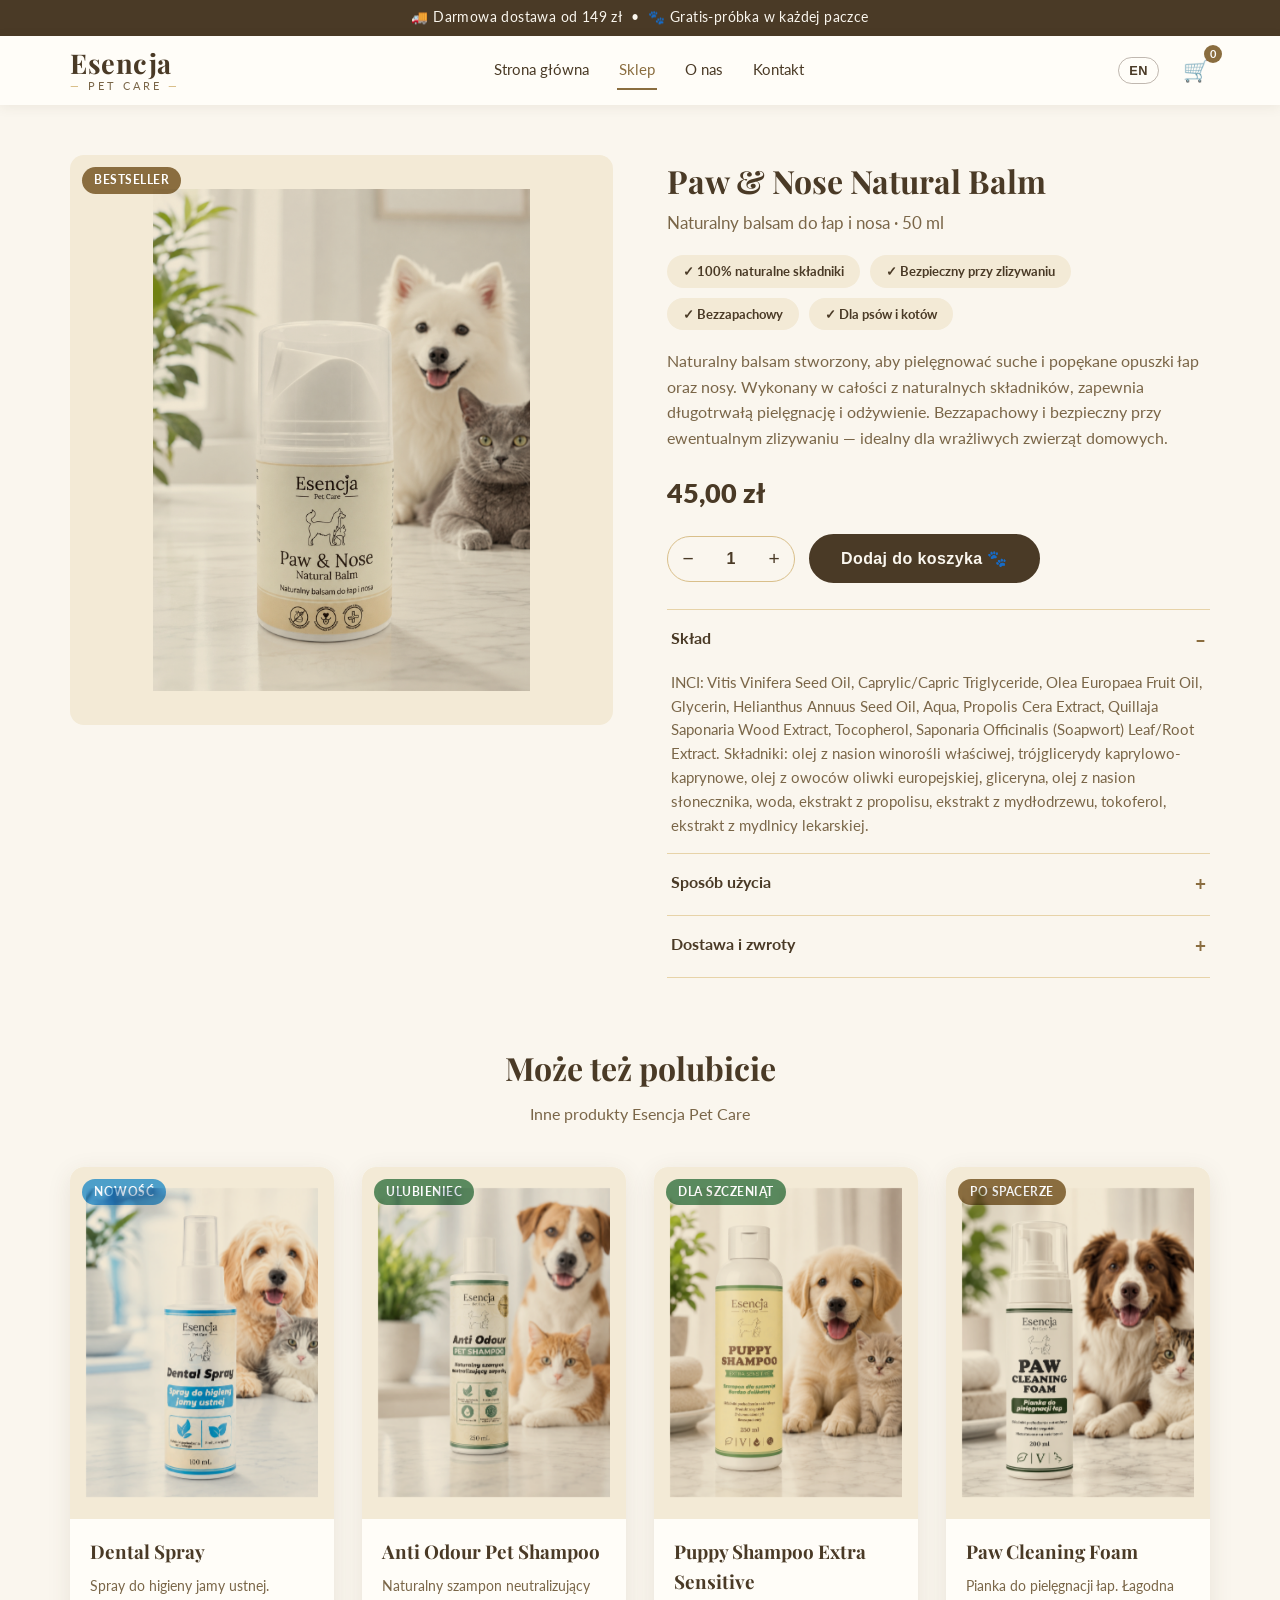
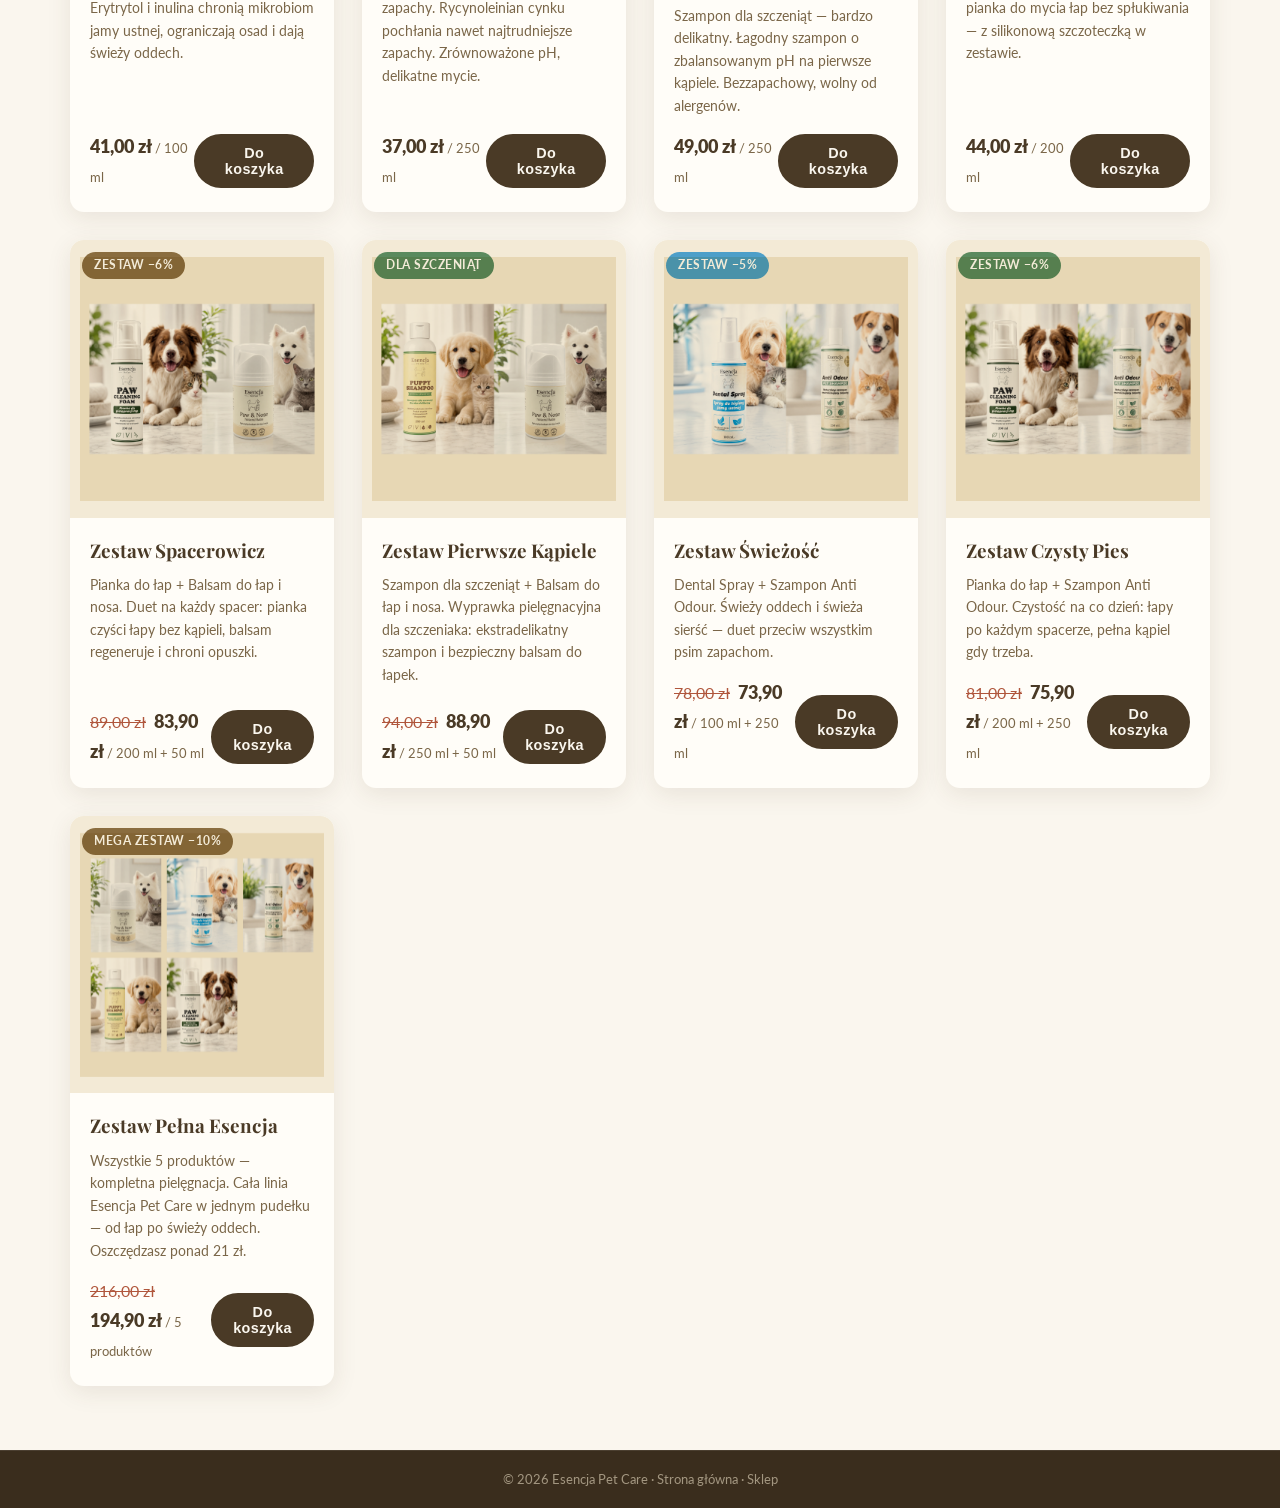
<file: produkt.html>
<!DOCTYPE html>
<html lang="pl">
<head>
<meta charset="UTF-8">
<meta name="viewport" content="width=device-width, initial-scale=1">
<title>Produkt — Esencja Pet Care</title>
<link href="https://fonts.googleapis.com/css2?family=Playfair+Display:wght@600;700&family=Lato:wght@400;700;800&display=swap" rel="stylesheet">
<link rel="stylesheet" href="css/style.css">
</head>
<body>

<div class="topbar">🚚 Darmowa dostawa od 149 zł &nbsp;•&nbsp; 🐾 Gratis-próbka w każdej paczce</div>

<header class="site">
  <div class="nav">
    <a href="index.html" class="logo">
      <span class="name">Esencja</span>
      <span class="sub">Pet Care</span>
    </a>
    <nav class="menu">
      <a href="index.html">Strona główna</a>
      <a href="sklep.html" class="active">Sklep</a>
      <a href="o-nas.html">O nas</a>
      <a href="kontakt.html">Kontakt</a>
    </nav>
    <div class="nav-actions">
      <a href="koszyk.html" class="cart-btn" aria-label="Koszyk">🛒<span class="cart-count">0</span></a>
      <button class="burger" aria-label="Menu">☰</button>
    </div>
  </div>
</header>

<section style="padding-top:0">
  <div class="container prod-layout" id="prod"></div>
</section>

<section style="padding-top:0">
  <div class="container">
    <h2 class="sec-title">Może też polubicie</h2>
    <p class="sec-sub">Inne produkty Esencja Pet Care</p>
    <div class="grid" id="related-grid"></div>
  </div>
</section>

<footer>
  <div class="foot-bottom">© 2026 Esencja Pet Care · <a href="index.html">Strona główna</a> · <a href="sklep.html">Sklep</a></div>
</footer>

<script src="js/products.js"></script>
<script src="js/app.js"></script>
<script>
const params = new URLSearchParams(location.search);
const prod = PRODUCTS.find(p=>p.id===params.get("id")) || PRODUCTS[0];
const _sub = psub(prod), _long = pf(prod,"long"), _short = pf(prod,"short");
const _ing = pf(prod,"ingredients"), _use = pf(prod,"usage"), _attrs = (LANG==="en" ? (prod.attrsEn||prod.attrs) : prod.attrs);
document.title = prod.name + " (" + _sub + ") — Esencja Pet Care";

const md = document.createElement("meta");
md.name = "description";
md.content = _sub + " " + prod.volume + " — " + _short + " " + T("Naturalne kosmetyki dla psów i kotów Esencja Pet Care.","Natural cosmetics for dogs and cats by Esencja Pet Care.") + " " + T("Cena","Price") + ": " + money(prod.price) + ".";
document.head.appendChild(md);
const ld = document.createElement("script");
ld.type = "application/ld+json";
ld.textContent = JSON.stringify({
  "@context":"https://schema.org","@type":"Product",
  "name":prod.name,"description":_long,"image":prod.img,
  "brand":{"@type":"Brand","name":"Esencja Pet Care"},
  "offers":{"@type":"Offer","priceCurrency":"PLN","price":prod.price.toFixed(2),"availability":"https://schema.org/InStock"}
});
document.head.appendChild(ld);

document.getElementById("prod").innerHTML = `
  <div class="prod-gallery">
    ${prod.badge ? `<span class="badge ${prod.badgeClass}">${pbadge(prod)}</span>` : ""}
    <img src="${prod.img}" alt="${prod.name}"
         onerror="this.onerror=null;this.src='assets/img/placeholder.svg'">
  </div>
  <div class="prod-info">
    <h1>${prod.name}</h1>
    <div class="sub-pl">${_sub} · ${prod.volume}</div>
    <div class="attrs">${_attrs.map(a=>`<span class="attr">✓ ${a}</span>`).join("")}</div>
    <p class="desc-long">${_long}</p>
    <div class="price">${prod.oldPrice ? `<s class="old-price">${money(prod.oldPrice)}</s> ` : ""}${money(prod.price)}</div>
    <div class="qty-row">
      <div class="qty">
        <button onclick="chQty(-1)">−</button>
        <input id="qty" value="1" readonly>
        <button onclick="chQty(1)">+</button>
      </div>
      <button class="btn" onclick="addToCart(prod.id, parseInt(document.getElementById('qty').value))">${T("Dodaj do koszyka 🐾","Add to cart 🐾")}</button>
    </div>
    <div class="accordion">
      <details class="acc-item" open>
        <summary>${T("Skład","Ingredients")}</summary>
        <div class="acc-body">${_ing}</div>
      </details>
      <details class="acc-item">
        <summary>${T("Sposób użycia","How to use")}</summary>
        <div class="acc-body">${_use}</div>
      </details>
      <details class="acc-item">
        <summary>${T("Dostawa i zwroty","Shipping & returns")}</summary>
        <div class="acc-body">${T("Wysyłka w 24 h (InPost, kurier). Darmowa dostawa od 149 zł. Masz 14 dni na zwrot bez podawania przyczyny.","Shipped within 24 h (InPost, courier). Free delivery over 149 zł. 14 days to return, no reason needed.")}</div>
      </details>
    </div>
  </div>`;

function chQty(d){
  const el = document.getElementById("qty");
  el.value = Math.max(1, parseInt(el.value)+d);
}

renderGrid("related-grid", PRODUCTS.filter(p=>p.id!==prod.id));
</script>
</body>
</html>
</file>
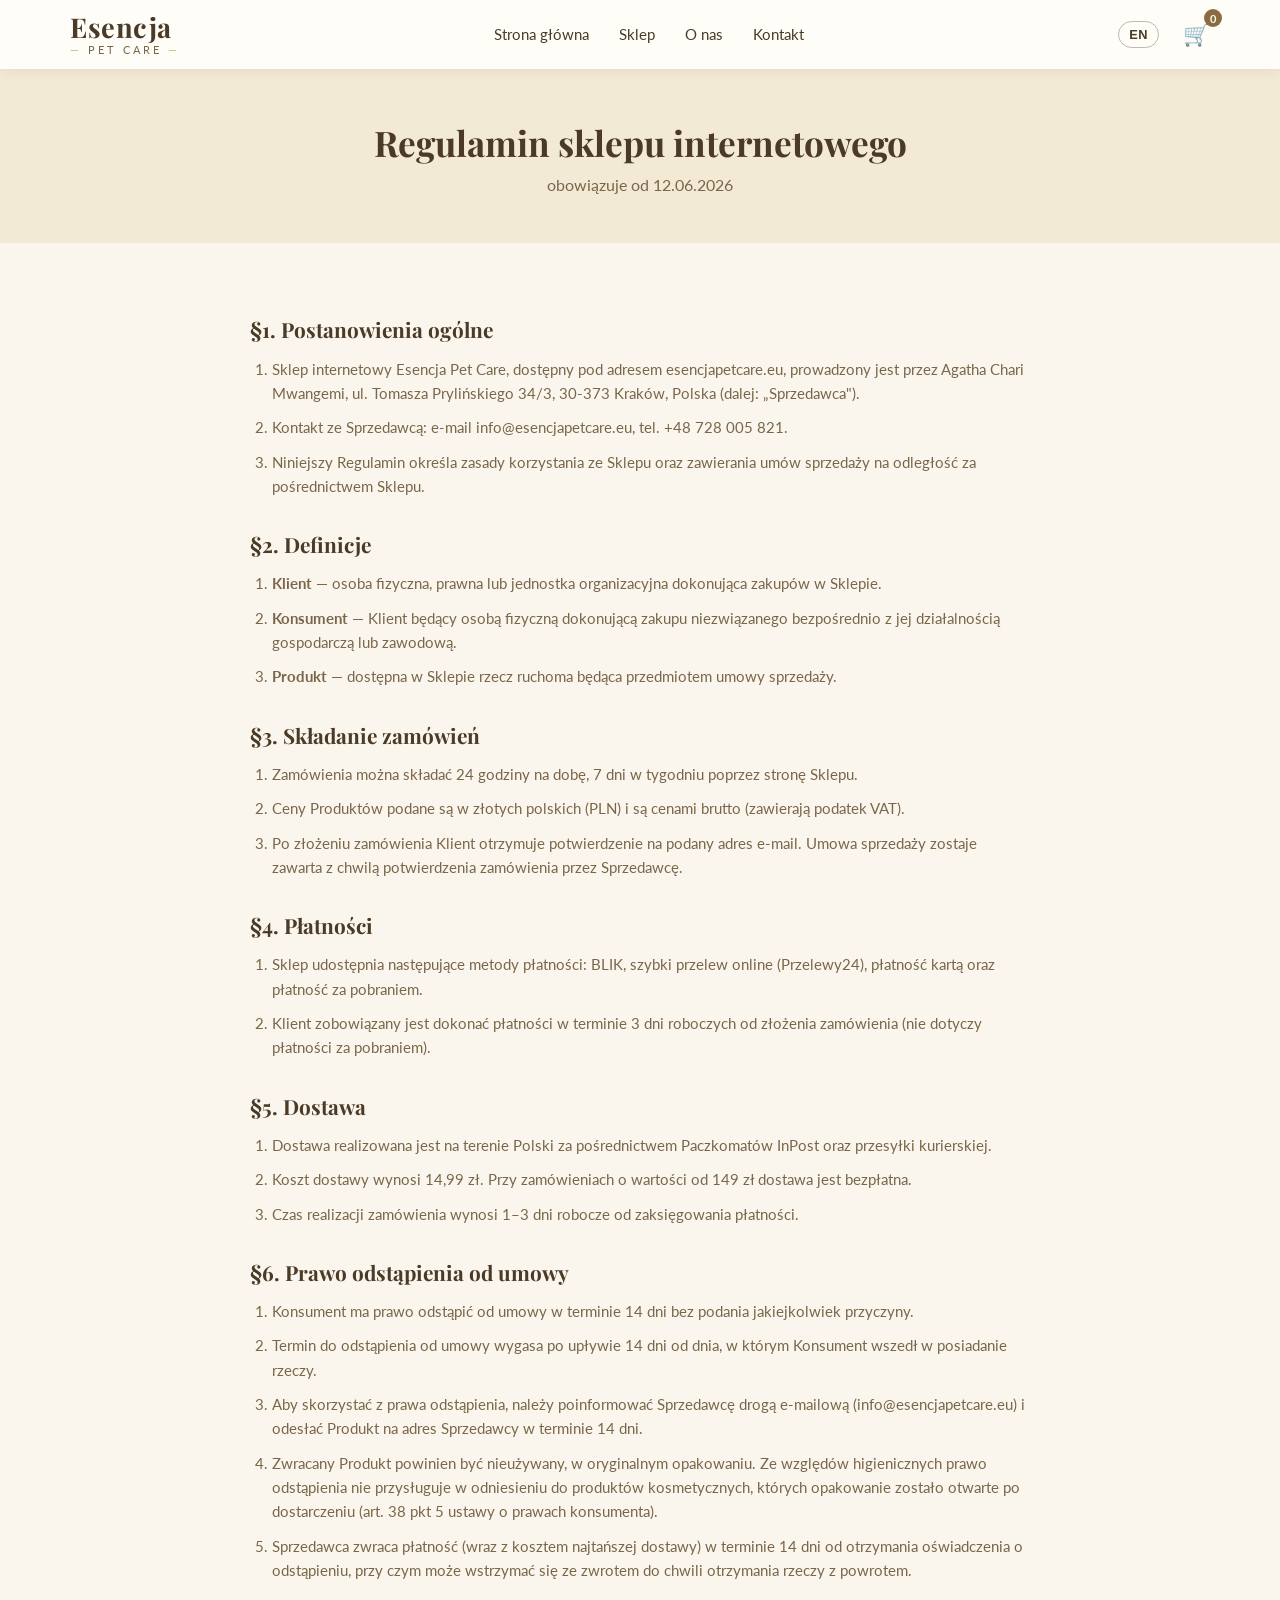
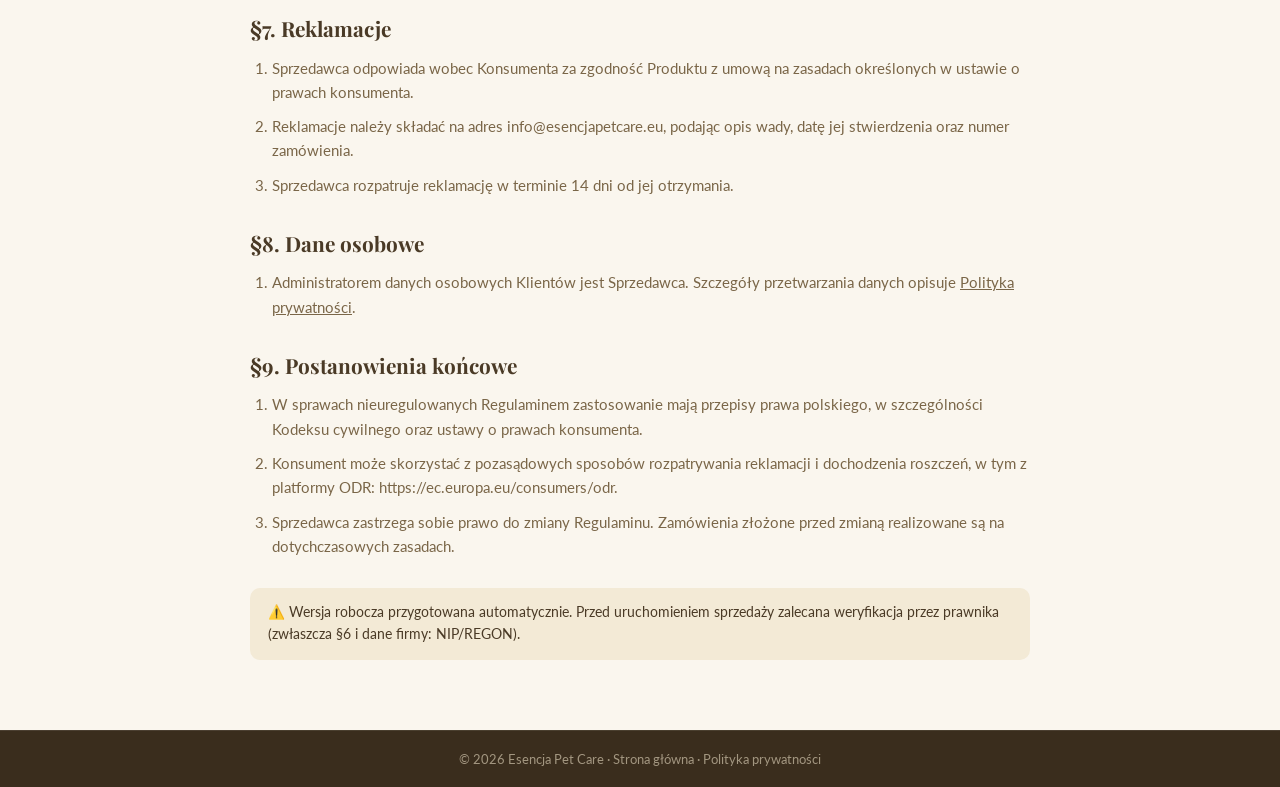
<file: regulamin.html>
<!DOCTYPE html>
<html lang="pl">
<head>
<meta charset="UTF-8">
<meta name="viewport" content="width=device-width, initial-scale=1">
<title>Regulamin sklepu — Esencja Pet Care</title>
<meta name="robots" content="noindex,follow">
<link href="https://fonts.googleapis.com/css2?family=Playfair+Display:wght@600;700&family=Lato:wght@400;700;800&display=swap" rel="stylesheet">
<link rel="stylesheet" href="css/style.css">
</head>
<body>

<header class="site">
  <div class="nav">
    <a href="index.html" class="logo">
      <span class="name">Esencja</span>
      <span class="sub">Pet Care</span>
    </a>
    <nav class="menu">
      <a href="index.html">Strona główna</a>
      <a href="sklep.html">Sklep</a>
      <a href="o-nas.html">O nas</a>
      <a href="kontakt.html">Kontakt</a>
    </nav>
    <div class="nav-actions">
      <a href="koszyk.html" class="cart-btn" aria-label="Koszyk">🛒<span class="cart-count">0</span></a>
      <button class="burger" aria-label="Menu">☰</button>
    </div>
  </div>
</header>

<div class="page-head">
  <h1>Regulamin sklepu internetowego</h1>
  <p>obowiązuje od 12.06.2026</p>
</div>

<div class="legal">
  <h2>§1. Postanowienia ogólne</h2>
  <ol>
    <li>Sklep internetowy Esencja Pet Care, dostępny pod adresem esencjapetcare.eu, prowadzony jest przez Agatha Chari Mwangemi, ul. Tomasza Prylińskiego 34/3, 30-373 Kraków, Polska (dalej: „Sprzedawca").</li>
    <li>Kontakt ze Sprzedawcą: e-mail info@esencjapetcare.eu, tel. +48 728 005 821.</li>
    <li>Niniejszy Regulamin określa zasady korzystania ze Sklepu oraz zawierania umów sprzedaży na odległość za pośrednictwem Sklepu.</li>
  </ol>

  <h2>§2. Definicje</h2>
  <ol>
    <li><b>Klient</b> — osoba fizyczna, prawna lub jednostka organizacyjna dokonująca zakupów w Sklepie.</li>
    <li><b>Konsument</b> — Klient będący osobą fizyczną dokonującą zakupu niezwiązanego bezpośrednio z jej działalnością gospodarczą lub zawodową.</li>
    <li><b>Produkt</b> — dostępna w Sklepie rzecz ruchoma będąca przedmiotem umowy sprzedaży.</li>
  </ol>

  <h2>§3. Składanie zamówień</h2>
  <ol>
    <li>Zamówienia można składać 24 godziny na dobę, 7 dni w tygodniu poprzez stronę Sklepu.</li>
    <li>Ceny Produktów podane są w złotych polskich (PLN) i są cenami brutto (zawierają podatek VAT).</li>
    <li>Po złożeniu zamówienia Klient otrzymuje potwierdzenie na podany adres e-mail. Umowa sprzedaży zostaje zawarta z chwilą potwierdzenia zamówienia przez Sprzedawcę.</li>
  </ol>

  <h2>§4. Płatności</h2>
  <ol>
    <li>Sklep udostępnia następujące metody płatności: BLIK, szybki przelew online (Przelewy24), płatność kartą oraz płatność za pobraniem.</li>
    <li>Klient zobowiązany jest dokonać płatności w terminie 3 dni roboczych od złożenia zamówienia (nie dotyczy płatności za pobraniem).</li>
  </ol>

  <h2 id="dostawa">§5. Dostawa</h2>
  <ol>
    <li>Dostawa realizowana jest na terenie Polski za pośrednictwem Paczkomatów InPost oraz przesyłki kurierskiej.</li>
    <li>Koszt dostawy wynosi 14,99 zł. Przy zamówieniach o wartości od 149 zł dostawa jest bezpłatna.</li>
    <li>Czas realizacji zamówienia wynosi 1–3 dni robocze od zaksięgowania płatności.</li>
  </ol>

  <h2>§6. Prawo odstąpienia od umowy</h2>
  <ol>
    <li>Konsument ma prawo odstąpić od umowy w terminie 14 dni bez podania jakiejkolwiek przyczyny.</li>
    <li>Termin do odstąpienia od umowy wygasa po upływie 14 dni od dnia, w którym Konsument wszedł w posiadanie rzeczy.</li>
    <li>Aby skorzystać z prawa odstąpienia, należy poinformować Sprzedawcę drogą e-mailową (info@esencjapetcare.eu) i odesłać Produkt na adres Sprzedawcy w terminie 14 dni.</li>
    <li>Zwracany Produkt powinien być nieużywany, w oryginalnym opakowaniu. Ze względów higienicznych prawo odstąpienia nie przysługuje w odniesieniu do produktów kosmetycznych, których opakowanie zostało otwarte po dostarczeniu (art. 38 pkt 5 ustawy o prawach konsumenta).</li>
    <li>Sprzedawca zwraca płatność (wraz z kosztem najtańszej dostawy) w terminie 14 dni od otrzymania oświadczenia o odstąpieniu, przy czym może wstrzymać się ze zwrotem do chwili otrzymania rzeczy z powrotem.</li>
  </ol>

  <h2>§7. Reklamacje</h2>
  <ol>
    <li>Sprzedawca odpowiada wobec Konsumenta za zgodność Produktu z umową na zasadach określonych w ustawie o prawach konsumenta.</li>
    <li>Reklamacje należy składać na adres info@esencjapetcare.eu, podając opis wady, datę jej stwierdzenia oraz numer zamówienia.</li>
    <li>Sprzedawca rozpatruje reklamację w terminie 14 dni od jej otrzymania.</li>
  </ol>

  <h2>§8. Dane osobowe</h2>
  <ol>
    <li>Administratorem danych osobowych Klientów jest Sprzedawca. Szczegóły przetwarzania danych opisuje <a href="polityka-prywatnosci.html" style="text-decoration:underline">Polityka prywatności</a>.</li>
  </ol>

  <h2>§9. Postanowienia końcowe</h2>
  <ol>
    <li>W sprawach nieuregulowanych Regulaminem zastosowanie mają przepisy prawa polskiego, w szczególności Kodeksu cywilnego oraz ustawy o prawach konsumenta.</li>
    <li>Konsument może skorzystać z pozasądowych sposobów rozpatrywania reklamacji i dochodzenia roszczeń, w tym z platformy ODR: https://ec.europa.eu/consumers/odr.</li>
    <li>Sprzedawca zastrzega sobie prawo do zmiany Regulaminu. Zamówienia złożone przed zmianą realizowane są na dotychczasowych zasadach.</li>
  </ol>

  <div class="note">⚠️ Wersja robocza przygotowana automatycznie. Przed uruchomieniem sprzedaży zalecana weryfikacja przez prawnika (zwłaszcza §6 i dane firmy: NIP/REGON).</div>
</div>

<footer>
  <div class="foot-bottom">© 2026 Esencja Pet Care · <a href="index.html">Strona główna</a> · <a href="polityka-prywatnosci.html">Polityka prywatności</a></div>
</footer>

<script src="js/products.js"></script>
<script src="js/app.js"></script>
</body>
</html>
</file>
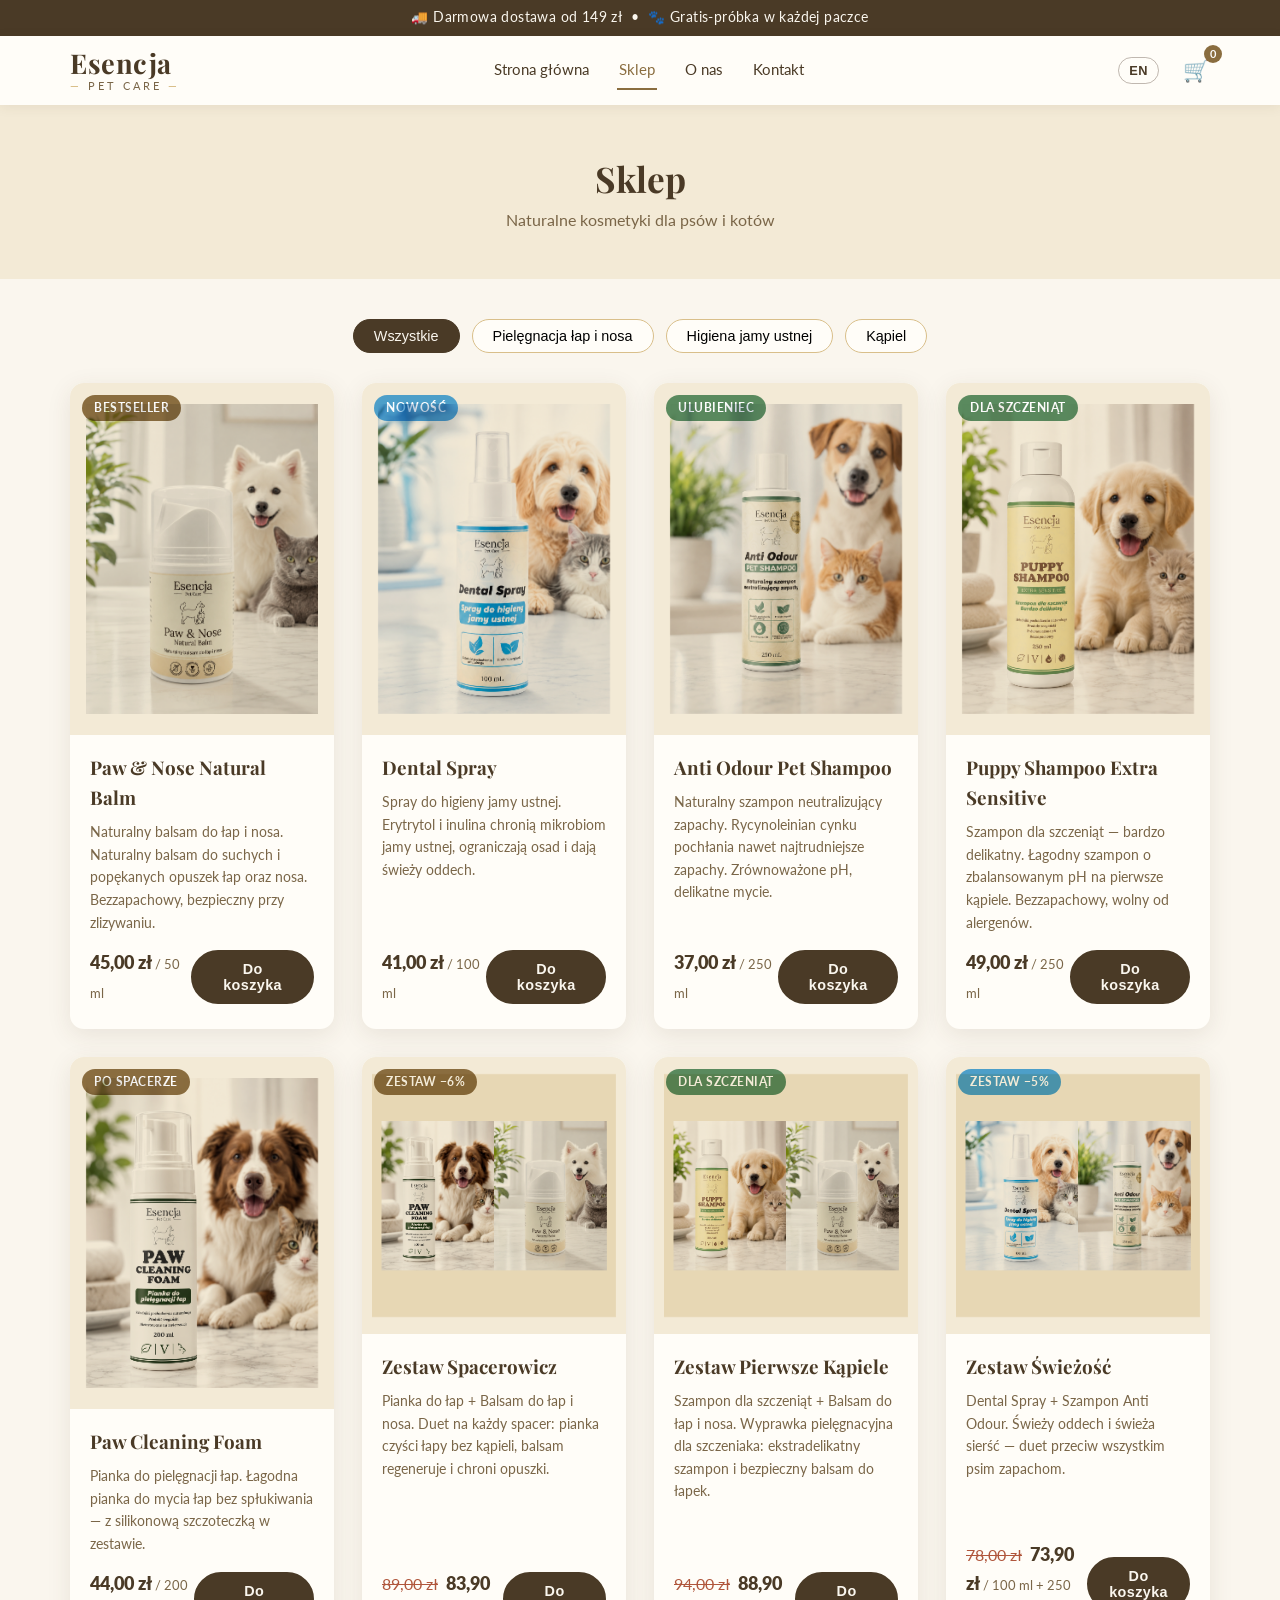
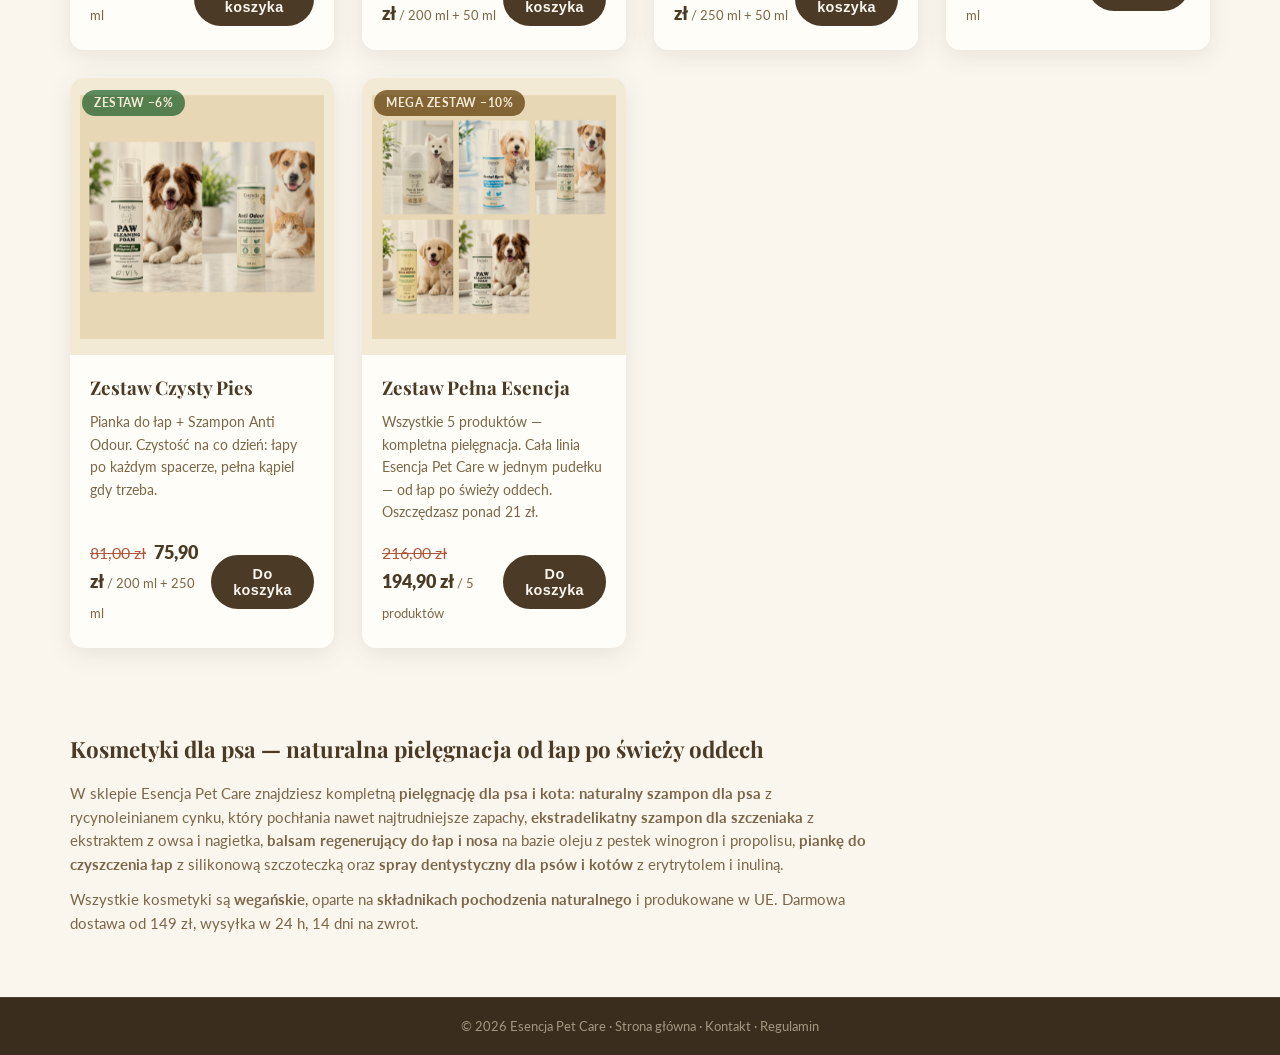
<file: sklep.html>
<!DOCTYPE html>
<html lang="pl">
<head>
<meta charset="UTF-8">
<meta name="viewport" content="width=device-width, initial-scale=1">
<title>Sklep — naturalne kosmetyki dla psów i kotów | Esencja Pet Care</title>
<meta name="description" content="Kup naturalne kosmetyki dla psa: szampon neutralizujący zapachy, szampon dla szczeniąt, balsam do łap i nosa, pianka do mycia łap, spray dentystyczny. Polska marka, darmowa dostawa od 149 zł.">
<link href="https://fonts.googleapis.com/css2?family=Playfair+Display:wght@600;700&family=Lato:wght@400;700;800&display=swap" rel="stylesheet">
<link rel="stylesheet" href="css/style.css">
</head>
<body>

<div class="topbar">🚚 Darmowa dostawa od 149 zł &nbsp;•&nbsp; 🐾 Gratis-próbka w każdej paczce</div>

<header class="site">
  <div class="nav">
    <a href="index.html" class="logo">
      <span class="name">Esencja</span>
      <span class="sub">Pet Care</span>
    </a>
    <nav class="menu">
      <a href="index.html">Strona główna</a>
      <a href="sklep.html" class="active">Sklep</a>
      <a href="o-nas.html">O nas</a>
      <a href="kontakt.html">Kontakt</a>
    </nav>
    <div class="nav-actions">
      <a href="koszyk.html" class="cart-btn" aria-label="Koszyk">🛒<span class="cart-count">0</span></a>
      <button class="burger" aria-label="Menu">☰</button>
    </div>
  </div>
</header>

<div class="page-head">
  <h1>Sklep</h1>
  <p>Naturalne kosmetyki dla psów i kotów</p>
</div>

<section style="padding-top:10px">
  <div class="container">
    <div class="filters">
      <button class="chip active" data-cat="all">Wszystkie</button>
      <button class="chip" data-cat="pielegnacja">Pielęgnacja łap i nosa</button>
      <button class="chip" data-cat="higiena">Higiena jamy ustnej</button>
      <button class="chip" data-cat="kapiel">Kąpiel</button>
    </div>
    <div class="grid" id="shop-grid" style="margin-top:30px"></div>
  </div>
</section>

<section class="seo-text" style="padding-top:20px">
  <div class="container">
    <h2 class="serif" style="font-size:1.4rem;margin-bottom:14px">Kosmetyki dla psa — naturalna pielęgnacja od łap po świeży oddech</h2>
    <p>W sklepie Esencja Pet Care znajdziesz kompletną <b>pielęgnację dla psa i kota</b>: <b>naturalny szampon dla psa</b> z rycynoleinianem cynku, który pochłania nawet najtrudniejsze zapachy, <b>ekstradelikatny szampon dla szczeniaka</b> z ekstraktem z owsa i nagietka, <b>balsam regenerujący do łap i nosa</b> na bazie oleju z pestek winogron i propolisu, <b>piankę do czyszczenia łap</b> z silikonową szczoteczką oraz <b>spray dentystyczny dla psów i kotów</b> z erytrytolem i inuliną.</p>
    <p>Wszystkie kosmetyki są <b>wegańskie</b>, oparte na <b>składnikach pochodzenia naturalnego</b> i produkowane w UE. Darmowa dostawa od 149 zł, wysyłka w 24 h, 14 dni na zwrot.</p>
  </div>
</section>

<footer>
  <div class="foot-bottom">© 2026 Esencja Pet Care · <a href="index.html">Strona główna</a> · <a href="kontakt.html">Kontakt</a> · <a href="regulamin.html">Regulamin</a></div>
</footer>

<script src="js/products.js"></script>
<script src="js/app.js"></script>
<script>
function filterShop(cat){
  renderGrid("shop-grid", cat==="all" ? PRODUCTS : PRODUCTS.filter(p=>p.category===cat));
}
document.querySelectorAll(".chip").forEach(ch=>{
  ch.addEventListener("click", ()=>{
    document.querySelectorAll(".chip").forEach(c=>c.classList.remove("active"));
    ch.classList.add("active");
    filterShop(ch.dataset.cat);
  });
});
filterShop("all");
// obsługa kotwicy z linków stopki (#pielegnacja itd.)
const hash = location.hash.replace("#","");
if(hash){
  const chip = document.querySelector(`.chip[data-cat="${hash}"]`);
  if(chip) chip.click();
}
</script>
</body>
</html>
</file>
<file: css/style.css>
/* ============ Esencja Pet Care — main stylesheet ============ */
:root{
  --cream:#faf6ee;
  --cream-2:#f3ead6;
  --sand:#e7d3a8;
  --sand-dark:#d9bf8a;
  --brown:#4a3a26;
  --brown-soft:#7a6648;
  --accent:#8a6d3f;
  --green:#5a8a5e;
  --blue:#4d9fc9;
  --white:#fffdf8;
  --radius:14px;
  --shadow:0 6px 24px rgba(74,58,38,.10);
  --font-serif:'Playfair Display',Georgia,serif;
  --font-sans:'Lato','Segoe UI',Arial,sans-serif;
}
*{margin:0;padding:0;box-sizing:border-box}
html{scroll-behavior:smooth}
body{font-family:var(--font-sans);color:var(--brown);background:var(--cream);line-height:1.6}
img{max-width:100%;display:block}
a{color:inherit;text-decoration:none}
h1,h2,h3,.serif{font-family:var(--font-serif)}
.container{max-width:1180px;margin:0 auto;padding:0 20px}

/* ---- top bar ---- */
.topbar{background:var(--brown);color:var(--cream);font-size:.85rem;text-align:center;padding:7px 12px;letter-spacing:.4px}

/* ---- header ---- */
header.site{position:sticky;top:0;z-index:50;background:var(--white);box-shadow:0 2px 12px rgba(74,58,38,.08)}
.nav{display:flex;align-items:center;justify-content:space-between;padding:14px 20px;max-width:1180px;margin:0 auto}
.logo{display:flex;flex-direction:column;line-height:1}
.logo .name{font-family:var(--font-serif);font-size:1.7rem;font-weight:700;letter-spacing:.5px}
.logo .sub{font-size:.7rem;letter-spacing:3px;text-transform:uppercase;color:var(--brown-soft);margin-top:3px}
.logo .sub::before,.logo .sub::after{content:"— ";color:var(--sand-dark)}
.logo .sub::after{content:" —"}
nav.menu{display:flex;gap:26px;font-size:.95rem}
nav.menu a{padding:6px 2px;border-bottom:2px solid transparent;transition:.2s}
nav.menu a:hover,nav.menu a.active{border-color:var(--accent);color:var(--accent)}
.nav-actions{display:flex;align-items:center;gap:16px}
.cart-btn{position:relative;font-size:1.35rem;cursor:pointer}
.cart-count{position:absolute;top:-8px;right:-12px;background:var(--accent);color:#fff;font-size:.68rem;font-weight:700;border-radius:50%;min-width:18px;height:18px;display:flex;align-items:center;justify-content:center;padding:0 4px}
.burger{display:none;font-size:1.5rem;background:none;border:none;color:var(--brown);cursor:pointer}

/* ---- hero ---- */
.hero{background:linear-gradient(120deg,var(--cream-2) 0%,var(--sand) 100%);overflow:hidden}
.hero-inner{display:grid;grid-template-columns:1.1fr .9fr;gap:40px;align-items:center;padding:70px 20px;max-width:1180px;margin:0 auto}
.hero h1{font-size:clamp(2rem,4.5vw,3.3rem);line-height:1.15;margin-bottom:18px}
.hero p.lead{font-size:1.12rem;color:var(--brown-soft);margin-bottom:28px;max-width:48ch}
.hero-img{border-radius:var(--radius);box-shadow:var(--shadow)}
.btn{display:inline-block;background:var(--brown);color:var(--cream);padding:13px 30px;border-radius:40px;font-weight:700;letter-spacing:.4px;border:2px solid var(--brown);transition:.25s;cursor:pointer;font-size:1rem}
.btn:hover{background:transparent;color:var(--brown)}
.btn.ghost{background:transparent;color:var(--brown)}
.btn.ghost:hover{background:var(--brown);color:var(--cream)}
.btn.sm{padding:9px 20px;font-size:.9rem}
.btn.wide{width:100%;text-align:center}

/* ---- trust icons ---- */
.trust{background:var(--white)}
.trust-grid{display:grid;grid-template-columns:repeat(4,1fr);gap:24px;padding:34px 20px;max-width:1180px;margin:0 auto;text-align:center}
.trust-item .ico{font-size:1.9rem;margin-bottom:8px}
.trust-item b{display:block;font-size:.95rem}
.trust-item span{font-size:.83rem;color:var(--brown-soft)}

/* ---- sections ---- */
section{padding:64px 0}
.sec-title{text-align:center;font-size:2rem;margin-bottom:8px}
.sec-sub{text-align:center;color:var(--brown-soft);margin-bottom:40px}
.paw-divider{text-align:center;color:var(--sand-dark);font-size:1.3rem;letter-spacing:12px;margin-bottom:10px}

/* ---- product grid ---- */
.grid{display:grid;grid-template-columns:repeat(auto-fill,minmax(260px,1fr));gap:28px}
.card{background:var(--white);border-radius:var(--radius);box-shadow:var(--shadow);overflow:hidden;display:flex;flex-direction:column;transition:transform .25s}
.card:hover{transform:translateY(-5px)}
.card .imgwrap{background:var(--cream-2);aspect-ratio:1/1.05;display:flex;align-items:center;justify-content:center;position:relative}
.card .imgwrap img{max-height:88%;object-fit:contain;mix-blend-mode:multiply}
.badge{position:absolute;top:12px;left:12px;background:var(--accent);color:#fff;font-size:.72rem;font-weight:700;letter-spacing:.5px;padding:4px 12px;border-radius:20px;text-transform:uppercase}
.badge.green{background:var(--green)}
.badge.blue{background:var(--blue)}
.card-body{padding:18px 20px 22px;display:flex;flex-direction:column;gap:8px;flex:1}
.card-body h3{font-size:1.18rem}
.card-body .desc{font-size:.88rem;color:var(--brown-soft);flex:1}
.price-row{display:flex;align-items:center;justify-content:space-between;margin-top:6px}
.price{font-weight:800;font-size:1.15rem}
.price .vol{font-weight:400;font-size:.8rem;color:var(--brown-soft)}

/* ---- features (why us) ---- */
.why{background:var(--cream-2)}
.why-grid{display:grid;grid-template-columns:repeat(3,1fr);gap:30px}
.why-item{background:var(--white);border-radius:var(--radius);padding:28px;box-shadow:var(--shadow);text-align:center}
.why-item .ico{font-size:2.2rem;margin-bottom:12px}
.why-item h3{margin-bottom:8px;font-size:1.1rem}
.why-item p{font-size:.9rem;color:var(--brown-soft)}

/* ---- about ---- */
.about-grid{display:grid;grid-template-columns:1fr 1fr;gap:50px;align-items:center}
.about-grid img{border-radius:var(--radius);box-shadow:var(--shadow)}
.about-grid h2{font-size:1.9rem;margin-bottom:16px}
.about-grid p{margin-bottom:14px;color:var(--brown-soft)}

/* ---- reviews ---- */
.reviews{background:var(--cream-2)}
.rev-grid{display:grid;grid-template-columns:repeat(3,1fr);gap:28px}
.rev{background:var(--white);border-radius:var(--radius);padding:26px;box-shadow:var(--shadow);font-size:.93rem}
.rev .stars{color:#d9a440;letter-spacing:3px;margin-bottom:10px}
.rev .who{margin-top:14px;font-weight:700;font-size:.88rem}
.rev .who span{display:block;font-weight:400;color:var(--brown-soft);font-size:.8rem}

/* ---- newsletter ---- */
.newsletter{background:var(--brown);color:var(--cream);text-align:center}
.newsletter h2{font-size:1.8rem;margin-bottom:10px}
.newsletter p{opacity:.85;margin-bottom:24px}
.nl-form{display:flex;gap:10px;justify-content:center;flex-wrap:wrap}
.nl-form input{padding:13px 20px;border-radius:40px;border:none;min-width:300px;font-size:1rem;background:var(--cream);color:var(--brown)}
.nl-form .btn{background:var(--sand);border-color:var(--sand);color:var(--brown)}
.nl-form .btn:hover{background:transparent;color:var(--cream)}

/* ---- footer ---- */
footer{background:#3a2d1d;color:#cfc3ab;font-size:.9rem}
.foot-grid{display:grid;grid-template-columns:1.4fr 1fr 1fr 1.2fr;gap:36px;padding:54px 20px 36px;max-width:1180px;margin:0 auto}
footer h4{color:var(--cream);margin-bottom:14px;font-size:1rem}
footer ul{list-style:none}
footer li{margin-bottom:8px}
footer a:hover{color:var(--sand)}
.foot-bottom{border-top:1px solid rgba(255,255,255,.12);text-align:center;padding:18px;font-size:.8rem;opacity:.7}

/* ---- shop page ---- */
.page-head{background:var(--cream-2);text-align:center;padding:46px 20px}
.page-head h1{font-size:2.2rem}
.page-head p{color:var(--brown-soft)}
.filters{display:flex;gap:12px;justify-content:center;flex-wrap:wrap;margin:30px 0 6px}
.chip{padding:8px 20px;border-radius:30px;border:1.5px solid var(--sand-dark);background:var(--white);cursor:pointer;font-size:.9rem;transition:.2s}
.chip.active,.chip:hover{background:var(--brown);border-color:var(--brown);color:var(--cream)}

/* ---- product page ---- */
.prod-layout{display:grid;grid-template-columns:1fr 1fr;gap:54px;align-items:start;padding-top:50px}
.prod-gallery{background:var(--cream-2);border-radius:var(--radius);display:flex;align-items:center;justify-content:center;aspect-ratio:1/1.05;position:relative}
.prod-gallery img{max-height:88%;object-fit:contain;mix-blend-mode:multiply}
.prod-info h1{font-size:2rem;margin-bottom:4px}
.prod-info .sub-pl{color:var(--brown-soft);font-size:1.05rem;margin-bottom:14px}
.prod-info .price{font-size:1.7rem;margin:14px 0}
.prod-info .desc-long{color:var(--brown-soft);margin-bottom:20px}
.qty-row{display:flex;align-items:center;gap:14px;margin:20px 0 26px}
.qty{display:flex;align-items:center;border:1.5px solid var(--sand-dark);border-radius:40px;overflow:hidden}
.qty button{width:40px;height:44px;border:none;background:none;font-size:1.2rem;cursor:pointer;color:var(--brown)}
.qty input{width:46px;text-align:center;border:none;background:none;font-size:1rem;font-weight:700;color:var(--brown)}
.attrs{display:flex;gap:10px;flex-wrap:wrap;margin:18px 0}
.attr{background:var(--cream-2);border-radius:30px;padding:6px 16px;font-size:.8rem;font-weight:700}
.accordion{border-top:1px solid var(--sand);margin-top:22px}
.acc-item{border-bottom:1px solid var(--sand)}
.acc-item summary{padding:15px 4px;font-weight:700;cursor:pointer;list-style:none;display:flex;justify-content:space-between}
.acc-item summary::after{content:"+";font-size:1.2rem;color:var(--accent)}
.acc-item[open] summary::after{content:"–"}
.acc-item .acc-body{padding:0 4px 16px;color:var(--brown-soft);font-size:.93rem}

/* ---- cart / checkout ---- */
.cart-layout{display:grid;grid-template-columns:1.5fr 1fr;gap:44px;padding-top:46px;align-items:start}
.cart-items{display:flex;flex-direction:column;gap:18px}
.cart-item{display:grid;grid-template-columns:90px 1fr auto;gap:18px;background:var(--white);border-radius:var(--radius);padding:16px;box-shadow:var(--shadow);align-items:center}
.cart-item .thumb{background:var(--cream-2);border-radius:10px;width:90px;height:90px;display:flex;align-items:center;justify-content:center}
.cart-item .thumb img{max-height:80%;mix-blend-mode:multiply}
.cart-item h4{font-size:1rem}
.cart-item .unit{font-size:.82rem;color:var(--brown-soft)}
.cart-item .remove{background:none;border:none;color:#b0563c;cursor:pointer;font-size:.82rem;text-decoration:underline;margin-top:6px}
.cart-item .line-right{text-align:right;display:flex;flex-direction:column;gap:10px;align-items:flex-end}
.summary{background:var(--white);border-radius:var(--radius);padding:28px;box-shadow:var(--shadow);position:sticky;top:90px}
.summary h3{margin-bottom:18px}
.sum-row{display:flex;justify-content:space-between;margin-bottom:10px;font-size:.95rem}
.sum-row.total{font-weight:800;font-size:1.15rem;border-top:1px solid var(--sand);padding-top:12px;margin-top:12px}
.free-ship-note{font-size:.82rem;color:var(--green);margin:10px 0}
.empty-cart{text-align:center;padding:80px 20px}
.empty-cart .ico{font-size:3rem;margin-bottom:14px}

/* checkout form */
.form-grid{display:grid;grid-template-columns:1fr 1fr;gap:14px}
.form-grid .full{grid-column:1/-1}
label.fl{font-size:.82rem;font-weight:700;display:block;margin-bottom:5px}
input.fi,select.fi,textarea.fi{width:100%;padding:12px 14px;border:1.5px solid var(--sand-dark);border-radius:10px;background:var(--white);font-size:.95rem;font-family:var(--font-sans);color:var(--brown)}
input.fi:focus,select.fi:focus{outline:2px solid var(--accent)}
fieldset.opts{border:none;display:flex;flex-direction:column;gap:10px;margin:8px 0 18px}
fieldset.opts label{display:flex;gap:10px;align-items:center;background:var(--white);border:1.5px solid var(--sand-dark);border-radius:10px;padding:12px 14px;cursor:pointer;font-size:.93rem}
fieldset.opts label:has(input:checked){border-color:var(--accent);outline:1px solid var(--accent)}
.checkout-box{background:var(--white);border-radius:var(--radius);padding:28px;box-shadow:var(--shadow);margin-top:26px}
.checkout-box h3{margin-bottom:18px}
.order-ok{background:var(--white);border-radius:var(--radius);padding:60px 30px;box-shadow:var(--shadow);text-align:center;margin:60px auto;max-width:560px}
.order-ok .ico{font-size:3rem}
.order-ok h2{margin:14px 0 10px}

/* ---- contact / about pages ---- */
.contact-grid{display:grid;grid-template-columns:1fr 1fr;gap:46px;padding-top:50px}
.contact-card{background:var(--white);border-radius:var(--radius);padding:30px;box-shadow:var(--shadow);margin-bottom:18px}
.contact-card h3{margin-bottom:8px}

/* ---- old price ---- */
.old-price{color:#b0563c;font-weight:400;font-size:.85em;margin-right:4px}

/* ---- seo text ---- */
.seo-text{background:var(--cream);padding:50px 0}
.seo-text p{color:var(--brown-soft);font-size:.92rem;margin-bottom:12px;max-width:90ch}

/* ---- legal pages ---- */
.legal{max-width:820px;margin:0 auto;padding:40px 20px 70px}
.legal h2{font-size:1.3rem;margin:30px 0 10px}
.legal p,.legal li{color:var(--brown-soft);font-size:.95rem;margin-bottom:10px}
.legal ol,.legal ul{padding-left:22px;margin-bottom:14px}
.legal .note{background:var(--cream-2);border-radius:10px;padding:14px 18px;font-size:.85rem;margin-top:30px}

/* ---- toast ---- */
#toast{position:fixed;bottom:26px;left:50%;transform:translateX(-50%) translateY(120px);background:var(--brown);color:var(--cream);padding:13px 28px;border-radius:40px;font-size:.92rem;box-shadow:var(--shadow);transition:.35s;z-index:99}
#toast.show{transform:translateX(-50%) translateY(0)}

/* ---- responsive ---- */
@media(max-width:900px){
  .hero-inner,.about-grid,.prod-layout,.cart-layout,.contact-grid{grid-template-columns:1fr}
  .why-grid,.rev-grid{grid-template-columns:1fr}
  .trust-grid{grid-template-columns:repeat(2,1fr)}
  .foot-grid{grid-template-columns:1fr 1fr}
  nav.menu{display:none;position:absolute;top:100%;left:0;right:0;background:var(--white);flex-direction:column;gap:0;padding:10px 24px 18px;box-shadow:0 10px 20px rgba(74,58,38,.12)}
  nav.menu.open{display:flex}
  nav.menu a{padding:12px 0;border-bottom:1px solid var(--cream-2)}
  .burger{display:block}
  .form-grid{grid-template-columns:1fr}
}
</file>
